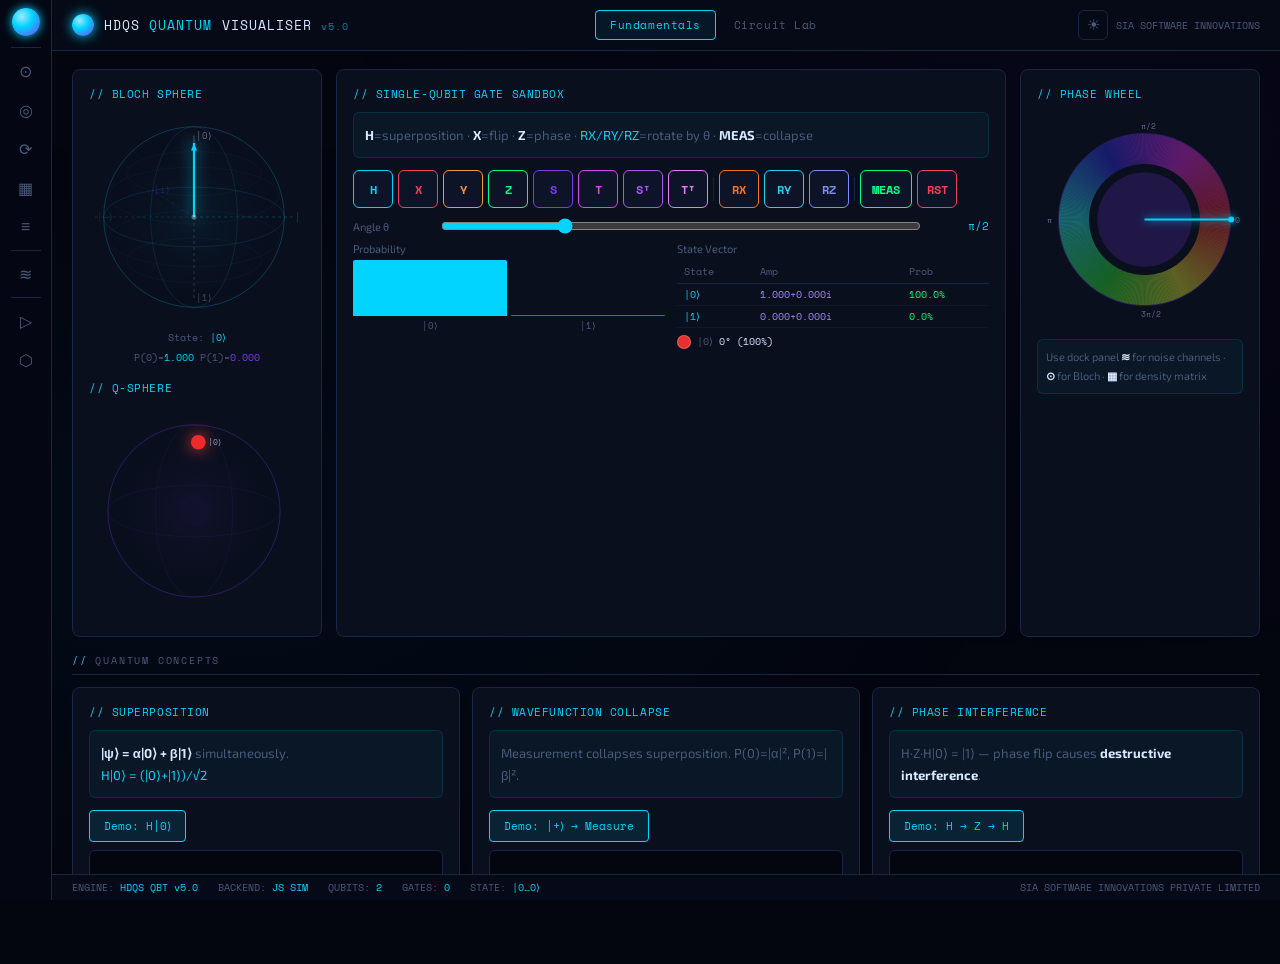
<file: hdqs_v5_1.html>
<!DOCTYPE html>
<html lang="en" data-theme="dark">
<head>
<meta charset="UTF-8">
<meta name="viewport" content="width=device-width,initial-scale=1.0">
<title>HDQS Quantum Visualiser v5.0 — SIA Software Innovations</title>
<link href="https://fonts.googleapis.com/css2?family=Space+Mono:wght@400;700&family=Exo+2:wght@300;400;600;700&display=swap" rel="stylesheet">
<style>
:root,[data-theme="dark"]{
  --bg:#03050f;--bg2:#070b18;--panel:#0a0f1e;--panel2:#0e1428;
  --border:#1a2444;--border2:#243060;
  --cyan:#00d4ff;--violet:#7c3aed;--gold:#ff9d00;
  --magenta:#d946ef;--green:#00ff88;--red:#f43f5e;
  --text:#d8e8ff;--muted:#4a5a7a;--muted2:#2a3555;
  --font-mono:'Space Mono',monospace;--font-body:'Exo 2',sans-serif;
  --gH:#00d4ff;--gX:#f43f5e;--gY:#fb923c;--gZ:#00ff88;
  --gS:#7c3aed;--gT:#d946ef;--gSdag:#a855f7;--gTdag:#e879f9;
  --gRX:#f97316;--gRY:#22d3ee;--gRZ:#818cf8;
  --gCN:#00d4ff;--gCZ:#34d399;--gSW:#fbbf24;--gCCX:#f472b6;
  --gME:#00ff88;--gRS:#f43f5e;
}
/* LIGHT THEME: deep navy blue backgrounds, high-contrast text */
[data-theme="light"]{
  --bg:#0d1b2e;--bg2:#0f2040;--panel:#122547;--panel2:#163060;
  --border:#1e3a6e;--border2:#2a5090;
  --cyan:#38bdf8;--violet:#a78bfa;--gold:#fbbf24;
  --magenta:#f0abfc;--green:#34d399;--red:#f87171;
  --text:#e8f4ff;--muted:#7aadcc;--muted2:#3a6a9a;
  --gH:#38bdf8;--gX:#f87171;--gY:#fb923c;--gZ:#34d399;
  --gS:#a78bfa;--gT:#f0abfc;--gSdag:#c084fc;--gTdag:#e879f9;
  --gRX:#f97316;--gRY:#22d3ee;--gRZ:#818cf8;
  --gCN:#38bdf8;--gCZ:#6ee7b7;--gSW:#fcd34d;--gCCX:#f9a8d4;
  --gME:#34d399;--gRS:#f87171;
}
[data-theme="light"] body::before{content:'';position:fixed;inset:0;pointer-events:none;z-index:0;
  background:radial-gradient(ellipse at 20% 50%,rgba(56,189,248,.06) 0%,transparent 55%),
             radial-gradient(ellipse at 80% 20%,rgba(167,139,250,.05) 0%,transparent 50%);}
[data-theme="light"] .cbox{background:rgba(56,189,248,.07);border-color:rgba(56,189,248,.2);}
[data-theme="light"] .float-panel{background:rgba(13,27,46,.97);box-shadow:0 8px 32px rgba(0,0,0,.6);}
[data-theme="light"] .overlay{background:rgba(10,20,38,.98);}
[data-theme="light"] .overlay-hdr{background:rgba(13,27,46,.98);}
[data-theme="light"] header{background:rgba(13,27,46,.97);}
[data-theme="light"] .sbar{background:rgba(13,27,46,.97);}
[data-theme="light"] #dock{background:rgba(9,18,34,.99);border-right-color:#1e3a6e;}
[data-theme="light"] select{background:var(--panel2);color:var(--text);border-color:var(--border);}
[data-theme="light"] .btn{background:rgba(255,255,255,.03);color:var(--text);}
*{margin:0;padding:0;box-sizing:border-box;}
body{background:var(--bg);color:var(--text);font-family:var(--font-body);font-size:15px;overflow-x:hidden;transition:background .3s,color .3s;}
[data-theme="dark"] body::before{content:'';position:fixed;inset:0;pointer-events:none;z-index:0;
  background:radial-gradient(ellipse at 15% 60%,rgba(0,212,255,.035) 0%,transparent 55%),
             radial-gradient(ellipse at 85% 15%,rgba(124,58,237,.04) 0%,transparent 50%);}

/* ─ HEADER ─ */
header{display:flex;align-items:center;justify-content:space-between;
  padding:10px 20px 10px 72px;/* left pad for dock */
  background:rgba(7,11,24,.97);border-bottom:1px solid var(--border);
  position:sticky;top:0;z-index:300;backdrop-filter:blur(14px);}
/* light theme overrides now in :root block above */.logo{display:flex;align-items:center;gap:10px;}
.logo-orb{width:22px;height:22px;border-radius:50%;
  background:radial-gradient(circle at 35% 30%,#a0e8ff,var(--cyan) 40%,var(--violet));
  box-shadow:0 0 12px var(--cyan);animation:op 3s ease-in-out infinite;}
@keyframes op{0%,100%{box-shadow:0 0 10px var(--cyan),0 0 20px rgba(0,212,255,.25);}
  50%{box-shadow:0 0 18px var(--cyan),0 0 40px rgba(0,212,255,.4);}}
.logo-text{font-family:var(--font-mono);font-size:13px;letter-spacing:.08em;}
.logo-text em{color:var(--cyan);font-style:normal;}
.nav-tabs{display:flex;gap:3px;}
.nav-tab{font-family:var(--font-mono);font-size:11px;letter-spacing:.05em;
  padding:6px 14px;border-radius:4px;border:1px solid transparent;
  background:transparent;color:var(--muted);cursor:pointer;transition:all .2s;}
.nav-tab:hover{color:var(--text);}
.nav-tab.active{color:var(--cyan);border-color:var(--cyan);background:rgba(0,212,255,.07);}
.header-right{display:flex;align-items:center;gap:8px;}
.sia-tag{font-family:var(--font-mono);font-size:10px;color:var(--muted);}
.theme-btn{width:30px;height:30px;border-radius:6px;border:1px solid var(--border);
  background:transparent;color:var(--muted);cursor:pointer;font-size:15px;
  display:flex;align-items:center;justify-content:center;transition:all .2s;}
.theme-btn:hover{color:var(--cyan);border-color:var(--cyan);}

/* ══════════════════════════════════════════════
   VERTICAL DOCK — left edge, always visible
══════════════════════════════════════════════ */
#dock{position:fixed;left:0;top:0;bottom:0;width:52px;z-index:400;
  background:rgba(5,8,20,.98);border-right:1px solid var(--border);
  display:flex;flex-direction:column;align-items:center;padding:8px 0 8px;
  gap:3px;overflow:hidden;}
.dock-logo{width:28px;height:28px;border-radius:50%;
  background:radial-gradient(circle at 35% 30%,#a0e8ff,var(--cyan) 40%,var(--violet));
  box-shadow:0 0 10px var(--cyan);margin-bottom:6px;flex-shrink:0;}
.dock-sep{width:30px;height:1px;background:var(--border);margin:2px 0;flex-shrink:0;}
.dock-btn{width:36px;height:36px;border-radius:7px;border:1px solid transparent;
  background:transparent;color:var(--muted);cursor:pointer;
  font-size:16px;display:flex;align-items:center;justify-content:center;
  transition:all .2s;user-select:none;position:relative;flex-shrink:0;}
.dock-btn:hover{color:var(--cyan);border-color:rgba(0,212,255,.4);background:rgba(0,212,255,.08);}
.dock-btn.active{color:var(--cyan);border-color:var(--cyan);background:rgba(0,212,255,.12);}
/* Tooltip on dock buttons */
.dock-btn::after{content:attr(data-tip);position:absolute;left:46px;top:50%;transform:translateY(-50%);
  background:var(--panel);border:1px solid var(--border);border-radius:4px;
  font-family:var(--font-mono);font-size:10px;color:var(--text);
  padding:3px 8px;white-space:nowrap;pointer-events:none;opacity:0;transition:opacity .15s;z-index:500;}
.dock-btn:hover::after{opacity:1;}

/* ─ MAIN BODY ─ */
.app-body{margin-left:52px;padding:18px 20px 65px;position:relative;z-index:1;
  min-height:calc(100vh - 48px - 32px);}

/* ─ PAGES ─ */
.page{display:none;}.page.active{display:block;}

/* ─ CARDS ─ */
.card{background:var(--panel);border:1px solid var(--border);border-radius:8px;padding:16px;}
.ct{font-family:var(--font-mono);font-size:11px;color:var(--cyan);letter-spacing:.05em;margin-bottom:10px;}
.sec-hd{font-family:var(--font-mono);font-size:10px;letter-spacing:.18em;color:var(--muted);
  text-transform:uppercase;margin-bottom:12px;padding-bottom:6px;border-bottom:1px solid var(--border);}
.sec-hd em{color:var(--cyan);font-style:normal;}

/* ─ GRID ─ */
.g2{display:grid;grid-template-columns:1fr 1fr;gap:12px;}
.g3{display:grid;grid-template-columns:1fr 1fr 1fr;gap:12px;}
.col{display:flex;flex-direction:column;gap:12px;}

/* ─ BTNS ─ */
.btn{font-family:var(--font-mono);font-size:11px;padding:7px 14px;
  border-radius:4px;border:1px solid var(--border);
  background:rgba(255,255,255,.03);color:var(--text);cursor:pointer;transition:all .15s;}
.btn:hover{border-color:var(--cyan);color:var(--cyan);background:rgba(0,212,255,.06);}
.btn.pri{border-color:var(--cyan);color:var(--cyan);background:rgba(0,212,255,.1);}
.btn.pri:hover{background:rgba(0,212,255,.2);}
.btn.suc{border-color:var(--green);color:var(--green);background:rgba(0,255,136,.07);}
.btn.warn{border-color:var(--gold);color:var(--gold);background:rgba(255,157,0,.07);}
.btn.danger{border-color:var(--red);color:var(--red);}
.btn-flash{animation:flash .4s ease;}
@keyframes flash{0%,100%{background:rgba(0,212,255,.1);}50%{background:rgba(0,212,255,.38);}}

/* ─ GATE BUTTONS (palette) ─ */
.gb{font-family:var(--font-mono);font-size:12px;font-weight:700;
  min-width:40px;height:38px;border-radius:6px;border:1px solid;
  background:var(--panel2);cursor:grab;transition:all .15s;
  display:inline-flex;align-items:center;justify-content:center;
  user-select:none;padding:0 6px;}
.gb:hover{transform:translateY(-2px);filter:brightness(1.35);}
.gb.dragging-src{opacity:.5;transform:scale(.95);}
.gb[draggable="true"]{cursor:grab;}
.gH{border-color:var(--gH);color:var(--gH);}
.gX{border-color:var(--gX);color:var(--gX);}
.gY{border-color:var(--gY);color:var(--gY);}
.gZ{border-color:var(--gZ);color:var(--gZ);}
.gS{border-color:var(--gS);color:var(--gS);}
.gT{border-color:var(--gT);color:var(--gT);}
.gSdag{border-color:var(--gSdag);color:var(--gSdag);}
.gTdag{border-color:var(--gTdag);color:var(--gTdag);}
.gRX{border-color:var(--gRX);color:var(--gRX);}
.gRY{border-color:var(--gRY);color:var(--gRY);}
.gRZ{border-color:var(--gRZ);color:var(--gRZ);}
.gCN{border-color:var(--gCN);color:var(--gCN);}
.gCZ{border-color:var(--gCZ);color:var(--gCZ);}
.gSW{border-color:var(--gSW);color:var(--gSW);}
.gCCX{border-color:var(--gCCX);color:var(--gCCX);}
.gME{border-color:var(--gME);color:var(--gME);}
.gRS{border-color:var(--gRS);color:var(--gRS);}

/* ─ CIRCUIT WIRES ─ */
#circ-wires{background:var(--bg2);border:1px solid var(--border);border-radius:8px;
  padding:16px 12px;min-height:100px;overflow-x:auto;}
.wire-row{display:flex;align-items:center;height:52px;margin-bottom:4px;position:relative;}
.wire-label{font-family:var(--font-mono);font-size:12px;width:32px;flex-shrink:0;font-weight:700;}
.wire-line{flex:1;height:2px;background:var(--border);position:relative;display:flex;align-items:center;
  min-height:52px;border-radius:2px;}
.wire-line.drag-over{background:rgba(0,212,255,.15);border:1px dashed var(--cyan);border-radius:4px;}
.wire-end{font-family:var(--font-mono);font-size:10px;color:var(--muted);width:28px;text-align:right;flex-shrink:0;}
/* Gate chips on wires */
.gate-chip{font-family:var(--font-mono);font-size:12px;font-weight:700;
  height:36px;min-width:36px;padding:0 8px;border-radius:5px;
  border:2px solid;background:var(--panel);
  display:inline-flex;align-items:center;justify-content:center;
  cursor:pointer;white-space:nowrap;position:relative;z-index:2;
  transition:all .15s;flex-shrink:0;margin:0 3px;}
.gate-chip:hover{filter:brightness(1.3);}
.gate-chip.step-active{box-shadow:0 0 12px currentColor;}
.gate-chip.ctrl-dot{font-size:18px;min-width:28px;padding:0 4px;}
/* Step track */
.step-track{display:flex;gap:5px;flex-wrap:wrap;margin-bottom:10px;}
.step-pill{font-family:var(--font-mono);font-size:10px;
  padding:3px 8px;border-radius:10px;border:1px solid var(--border);color:var(--muted);}
.step-pill.done{border-color:var(--green);color:var(--green);}
.step-pill.current{border-color:var(--cyan);color:var(--cyan);box-shadow:0 0 6px rgba(0,212,255,.3);}

/* ─ TOOLBAR ─ */
.tb{display:flex;gap:5px;align-items:center;flex-wrap:wrap;margin-bottom:10px;}
.tsep{width:1px;height:24px;background:var(--border);}
select{font-family:var(--font-mono);font-size:11px;
  background:var(--panel2);color:var(--text);
  border:1px solid var(--border);border-radius:4px;padding:5px 8px;cursor:pointer;outline:none;}
select:focus{border-color:var(--cyan);}
.slider{width:100%;accent-color:var(--cyan);cursor:pointer;}
.cr{display:grid;grid-template-columns:80px 1fr 60px;gap:8px;align-items:center;margin-bottom:8px;}
.cl{font-size:11px;color:var(--muted);}
.cv{font-family:var(--font-mono);font-size:11px;color:var(--cyan);text-align:right;}

/* ─ CONCEPT BOX ─ */
.cbox{background:rgba(0,212,255,.04);border:1px solid rgba(0,212,255,.12);
  border-radius:6px;padding:11px;margin-bottom:12px;font-size:13px;line-height:1.7;color:var(--muted);}

.cbox strong{color:var(--text);}.cbox .hl{color:var(--cyan);}

/* ─ HISTOGRAM — horizontal bars, all states, scrollable ─ */
.hist-wrap{max-height:280px;overflow-y:auto;overflow-x:hidden;}
.hist-row{display:flex;align-items:center;gap:6px;padding:2px 0;border-bottom:1px solid rgba(255,255,255,.03);}
.hist-lbl{font-family:var(--font-mono);font-size:9px;color:var(--cyan);width:88px;flex-shrink:0;text-align:right;white-space:nowrap;overflow:hidden;}
.hist-bar-track{flex:1;height:14px;background:var(--panel2);border-radius:3px;overflow:hidden;}
.hist-bar-fill{height:100%;border-radius:3px;transition:width .35s ease;}
.hist-pct{font-family:var(--font-mono);font-size:9px;color:var(--muted);width:40px;text-align:right;flex-shrink:0;}
/* Legacy vertical histogram kept for demos (small n) */
.hw{display:flex;align-items:flex-end;gap:3px;height:68px;}
.hb{border-radius:2px 2px 0 0;flex:1;min-width:5px;transition:height .35s ease;}
.hlb{display:flex;gap:3px;margin-top:3px;}
.hll{flex:1;font-family:var(--font-mono);font-size:9px;color:var(--muted);text-align:center;overflow:hidden;}

/* ─ STATE TABLE ─ */
.svt{width:100%;border-collapse:collapse;font-family:var(--font-mono);font-size:11px;}
.svt th{color:var(--muted);font-weight:400;padding:4px 7px;border-bottom:1px solid var(--border);text-align:left;}
.svt td{padding:3px 7px;border-bottom:1px solid rgba(26,36,68,.4);}
.svt tr:hover td{background:rgba(0,212,255,.03);}
.tds{color:var(--cyan);}.tda{color:#a78bfa;}.tdp{color:var(--green);}
.rbox{background:var(--bg);border:1px solid var(--border);border-radius:6px;
  padding:11px;font-family:var(--font-mono);font-size:11px;
  line-height:1.9;color:var(--green);min-height:44px;white-space:pre-wrap;}

/* ─ DENSITY MATRIX ─ */
.dmg{display:inline-flex;flex-direction:column;gap:3px;}
.dmr{display:flex;gap:3px;}
.dmc{width:28px;height:28px;border-radius:3px;
  display:flex;align-items:center;justify-content:center;
  font-family:var(--font-mono);font-size:8px;cursor:default;}
.dm-note{font-family:var(--font-mono);font-size:10px;color:var(--muted);padding:6px 0;}

/* ─ PHASE WHEEL ─ */
.phase-amp-row{display:flex;align-items:center;gap:6px;margin-bottom:4px;}
.phase-swatch{width:14px;height:14px;border-radius:50%;border:1px solid rgba(255,255,255,.2);}

/* ─ CHUNK CUBE ─ */
.chk{background:var(--panel2);border:1px solid;border-radius:8px;padding:12px;
  position:relative;overflow:hidden;}
.chk::before{content:'';position:absolute;inset:0;border-radius:8px;
  background:radial-gradient(circle at 50% 0%,rgba(var(--cr),.07) 0%,transparent 60%);
  pointer-events:none;}
.chk-top{display:flex;align-items:center;gap:8px;margin-bottom:8px;}
.chk-name{font-family:var(--font-mono);font-size:12px;font-weight:700;}
.chk-q{font-family:var(--font-mono);font-size:10px;color:var(--muted);}
.hqb{display:inline-flex;align-items:center;gap:4px;font-family:var(--font-mono);font-size:10px;
  padding:2px 8px;border-radius:10px;border:1px solid;}
.hqr{border-color:var(--cyan);color:var(--cyan);background:rgba(0,212,255,.07);}
.hqa{border-color:var(--green);color:var(--green);background:rgba(0,255,136,.07);}
.hqm{border-color:var(--gold);color:var(--gold);background:rgba(255,157,0,.07);}
.hqd{width:5px;height:5px;border-radius:50%;background:currentColor;animation:hd 2s infinite;}
@keyframes hd{0%,100%{opacity:.4;}50%{opacity:1;}}
.xgr{display:flex;gap:7px;align-items:center;flex-wrap:wrap;
  padding:10px;background:rgba(0,212,255,.03);
  border:1px solid rgba(0,212,255,.1);border-radius:6px;margin-bottom:10px;}

/* ─ STATUS BAR ─ */
.sbar{position:fixed;bottom:0;left:52px;right:0;z-index:200;
  background:rgba(7,11,24,.97);border-top:1px solid var(--border);
  padding:5px 20px;display:flex;gap:20px;
  font-family:var(--font-mono);font-size:10px;color:var(--muted);}
.sbar span{color:var(--cyan);}

/* ─ SHOT SIMULATOR ─ */
.shot-row{display:flex;align-items:center;gap:8px;}
.shot-label{font-family:var(--font-mono);font-size:10px;color:var(--cyan);width:36px;flex-shrink:0;}
.shot-track{flex:1;height:14px;background:var(--panel2);border-radius:3px;overflow:hidden;}
.shot-fill{height:100%;border-radius:3px;transition:width .1s ease;}
.shot-pct{font-family:var(--font-mono);font-size:10px;color:var(--muted);width:56px;text-align:right;}

/* ══════════════════════════════════════════════
   FLOATING PANELS — draggable, closable
══════════════════════════════════════════════ */
.float-panel{position:fixed;z-index:500;background:rgba(8,12,28,.97);
  border:1px solid var(--border2);border-radius:10px;padding:12px;
  backdrop-filter:blur(18px);box-shadow:0 10px 40px rgba(0,0,0,.6);
  display:none;min-width:200px;}

.float-panel.visible{display:block;}
.float-hdr{display:flex;align-items:center;justify-content:space-between;
  margin-bottom:10px;cursor:move;user-select:none;}
.float-title{font-family:var(--font-mono);font-size:10px;color:var(--cyan);letter-spacing:.06em;}
.float-close{background:none;border:none;color:var(--muted);cursor:pointer;font-size:14px;line-height:1;padding:2px;}
.float-close:hover{color:var(--red);}

/* ══════════════════════════════════════════════
   FULL-SCREEN OVERLAY — Demos & vQRAM
══════════════════════════════════════════════ */
.overlay{position:fixed;inset:0;left:52px;z-index:600;
  background:rgba(3,5,15,.97);backdrop-filter:blur(4px);
  display:none;flex-direction:column;overflow:hidden;}
.overlay.visible{display:flex;}
.overlay-hdr{display:flex;align-items:center;justify-content:space-between;
  padding:12px 20px;border-bottom:1px solid var(--border);flex-shrink:0;
  background:rgba(7,11,24,.95);}
.overlay-title{font-family:var(--font-mono);font-size:13px;color:var(--cyan);letter-spacing:.06em;}
.overlay-close{background:none;border:1px solid var(--border);border-radius:6px;
  color:var(--muted);cursor:pointer;font-size:13px;padding:5px 12px;
  font-family:var(--font-mono);transition:all .2s;}
.overlay-close:hover{color:var(--red);border-color:var(--red);}
.overlay-body{flex:1;overflow-y:auto;padding:20px;}

/* Demo layout inside overlay */
.demo-select-row{display:flex;gap:10px;align-items:center;margin-bottom:18px;flex-wrap:wrap;}
.demo-selector{flex:1;min-width:220px;font-size:12px;padding:8px 10px;}
#demo-panel{animation:fi .25s ease both;}

/* vQRAM inside overlay — 2 col layout */
.vqram-layout{display:grid;grid-template-columns:340px 1fr;gap:20px;}

/* ─ NOISE PANEL ─ */
#panel-noise{min-width:240px;}

/* ─ SCROLLBAR ─ */
::-webkit-scrollbar{width:5px;height:5px;}
::-webkit-scrollbar-track{background:var(--panel);}
::-webkit-scrollbar-thumb{background:var(--border);border-radius:3px;}

/* ─ ANIMATIONS ─ */
@keyframes fi{from{opacity:0;transform:translateY(5px);}to{opacity:1;transform:none;}}
.fi{animation:fi .3s ease both;}

/* ─ ANGLE INPUT ─ */
.angle-input{font-family:var(--font-mono);font-size:11px;width:60px;
  background:var(--panel2);color:var(--text);border:1px solid var(--border);
  border-radius:4px;padding:4px 6px;outline:none;text-align:center;}
.angle-input:focus{border-color:var(--cyan);}
/* Selected gate chip for angle editing */
.gate-chip.selected{outline:2px solid var(--gold);outline-offset:1px;box-shadow:0 0 10px rgba(251,191,36,.4);}


#drag-ghost{position:fixed;pointer-events:none;z-index:9999;
  font-family:var(--font-mono);font-size:13px;font-weight:700;
  padding:5px 10px;border-radius:6px;border:2px solid;
  background:var(--panel2);opacity:.85;display:none;}
</style>
</head>
<body>

<!-- DRAG GHOST -->
<div id="drag-ghost"></div>

<!-- ══════════════════════════════════════════
     VERTICAL DOCK
══════════════════════════════════════════ -->
<div id="dock">
  <div class="dock-logo"></div>
  <div class="dock-sep"></div>
  <!-- Visualisation panels -->
  <button class="dock-btn" id="dock-bloch" onclick="togglePanel('panel-bloch')" data-tip="Bloch Sphere">⊙</button>
  <button class="dock-btn" id="dock-qsphere" onclick="togglePanel('panel-qsphere')" data-tip="Q-Sphere">◎</button>
  <button class="dock-btn" id="dock-phase" onclick="togglePanel('panel-phase')" data-tip="Phase Wheel">⟳</button>
  <button class="dock-btn" id="dock-dm" onclick="togglePanel('panel-dm')" data-tip="Density Matrix">▦</button>
  <button class="dock-btn" id="dock-sv" onclick="togglePanel('panel-sv')" data-tip="State Vector">≡</button>
  <div class="dock-sep"></div>
  <!-- Noise -->
  <button class="dock-btn" id="dock-noise" onclick="togglePanel('panel-noise')" data-tip="Noise Channels">≋</button>
  <div class="dock-sep"></div>
  <!-- Full-screen overlays -->
  <button class="dock-btn" id="dock-demos" onclick="toggleOverlay('overlay-demos')" data-tip="Demos">▷</button>
  <button class="dock-btn" id="dock-vqram" onclick="toggleOverlay('overlay-vqram')" data-tip="vQRAM / Chunks">⬡</button>
</div>

<!-- ══════════════════════════════════════════
     FLOATING PANELS
══════════════════════════════════════════ -->
<div class="float-panel" id="panel-bloch" style="left:70px;top:80px;">
  <div class="float-hdr" onmousedown="dragStart(event,'panel-bloch')">
    <span class="float-title">// BLOCH SPHERE</span>
    <button class="float-close" onclick="togglePanel('panel-bloch')">✕</button>
  </div>
  <canvas id="fp-bloch" width="200" height="200"></canvas>
  <div id="fp-bloch-info" style="font-family:var(--font-mono);font-size:10px;color:var(--muted);text-align:center;line-height:1.9;margin-top:6px;"></div>
</div>

<div class="float-panel" id="panel-qsphere" style="left:70px;top:320px;">
  <div class="float-hdr" onmousedown="dragStart(event,'panel-qsphere')">
    <span class="float-title">// Q-SPHERE</span>
    <button class="float-close" onclick="togglePanel('panel-qsphere')">✕</button>
  </div>
  <canvas id="fp-qsphere" width="200" height="200"></canvas>
  <div id="fp-qsphere-info" style="font-family:var(--font-mono);font-size:10px;color:var(--muted);text-align:center;margin-top:6px;"></div>
</div>

<div class="float-panel" id="panel-phase" style="left:280px;top:80px;">
  <div class="float-hdr" onmousedown="dragStart(event,'panel-phase')">
    <span class="float-title">// PHASE WHEEL</span>
    <button class="float-close" onclick="togglePanel('panel-phase')">✕</button>
  </div>
  <canvas id="fp-phase" width="180" height="180"></canvas>
  <div id="fp-phase-info" style="font-family:var(--font-mono);font-size:10px;color:var(--muted);margin-top:6px;line-height:1.8;"></div>
</div>

<div class="float-panel" id="panel-dm" style="left:280px;top:320px;min-width:220px;">
  <div class="float-hdr" onmousedown="dragStart(event,'panel-dm')">
    <span class="float-title">// DENSITY MATRIX |ρ|</span>
    <button class="float-close" onclick="togglePanel('panel-dm')">✕</button>
  </div>
  <div id="fp-dm" style="display:flex;justify-content:center;padding:4px 0;overflow-x:auto;"></div>
</div>

<div class="float-panel" id="panel-sv" style="left:70px;top:550px;min-width:290px;">
  <div class="float-hdr" onmousedown="dragStart(event,'panel-sv')">
    <span class="float-title">// STATE VECTOR</span>
    <button class="float-close" onclick="togglePanel('panel-sv')">✕</button>
  </div>
  <div style="max-height:220px;overflow-y:auto;">
    <table class="svt"><thead><tr><th>State</th><th>Amplitude</th><th>Phase</th><th>Prob</th></tr></thead>
    <tbody id="fp-sv-body"></tbody></table>
  </div>
</div>

<div class="float-panel" id="panel-noise" style="left:70px;top:160px;min-width:270px;">
  <div class="float-hdr" onmousedown="dragStart(event,'panel-noise')">
    <span class="float-title">// NOISE CHANNELS</span>
    <button class="float-close" onclick="togglePanel('panel-noise')">✕</button>
  </div>
  <div class="cbox" style="font-size:11px;padding:8px;margin-bottom:10px;">Decoherence shrinks the Bloch vector. Apply to single-qubit sandbox or circuit qubits.</div>
  <div style="display:flex;gap:8px;align-items:center;margin-bottom:8px;flex-wrap:wrap;">
    <span style="font-size:11px;color:var(--muted);">Target:</span>
    <select id="noise-target" style="font-size:11px;">
      <option value="q1">Fundamentals Q</option>
    </select>
  </div>
  <div style="display:flex;gap:5px;flex-wrap:wrap;margin-bottom:8px;">
    <button class="btn" style="font-size:10px;border-color:#f87171;color:#f87171;" onclick="applyNoise('bf')">Bit-Flip</button>
    <button class="btn" style="font-size:10px;border-color:#a78bfa;color:#a78bfa;" onclick="applyNoise('pf')">Phase-Flip</button>
    <button class="btn" style="font-size:10px;border-color:var(--gold);color:var(--gold);" onclick="applyNoise('dp')">Depolar</button>
    <button class="btn" style="font-size:10px;border-color:var(--muted);color:var(--muted);" onclick="applyNoise('ad')">Amp.Damp</button>
  </div>
  <div class="cr">
    <span class="cl">p</span>
    <input type="range" class="slider" id="noise-p" min="0" max="100" value="10"
      oninput="document.getElementById('noise-pd').textContent=(this.value/100).toFixed(2)">
    <span class="cv" id="noise-pd">0.10</span>
  </div>
</div>

<!-- ══════════════════════════════════════════
     DEMOS OVERLAY
══════════════════════════════════════════ -->
<div class="overlay" id="overlay-demos">
  <div class="overlay-hdr">
    <span class="overlay-title">⬡ PRESET DEMONSTRATIONS</span>
    <button class="overlay-close" onclick="toggleOverlay('overlay-demos')">✕ CLOSE</button>
  </div>
  <div class="overlay-body">
    <div class="demo-select-row">
      <select class="demo-selector" id="demo-select" onchange="runSelectedDemo()">
        <option value="">— Select a demonstration —</option>
      </select>
      <button class="btn pri" onclick="runSelectedDemo()">▶ RUN</button>
    </div>
    <div id="demo-panel">
      <div style="font-family:var(--font-mono);font-size:13px;color:var(--muted);text-align:center;padding:40px 0;">
        Select a demo from the dropdown above
      </div>
    </div>
  </div>
</div>

<!-- ══════════════════════════════════════════
     vQRAM OVERLAY
══════════════════════════════════════════ -->
<div class="overlay" id="overlay-vqram">
  <div class="overlay-hdr">
    <span class="overlay-title">⬡ HDQS vQRAM / CHUNK ARCHITECTURE</span>
    <button class="overlay-close" onclick="toggleOverlay('overlay-vqram')">✕ CLOSE</button>
  </div>
  <div class="overlay-body">
    <div class="cbox" style="margin-bottom:16px;">
      HDQS decomposes large qubit spaces into <strong>chunk cubes</strong> (max 5Q/5 chunks). <strong>Hyper-qubits</strong> (Router/Accel/Mem) propagate entanglement-influence as wave corridors. Cross-chunk gates run via HQ tunnelling without exponential tensor expansion.
    </div>
    <div class="vqram-layout">
      <!-- Left: controls -->
      <div class="col">
        <div class="card">
          <div class="ct">// HYPER-SYSTEM CONFIG</div>
          <div style="display:grid;grid-template-columns:1fr 1fr;gap:8px;margin-bottom:10px;">
            <div>
              <div style="font-size:11px;color:var(--muted);margin-bottom:4px;">Chunks (1–5)</div>
              <select id="vq-nc" onchange="initVQ()" style="width:100%;">
                <option>1</option><option>2</option><option value="3" selected>3</option><option>4</option><option>5</option>
              </select>
            </div>
            <div>
              <div style="font-size:11px;color:var(--muted);margin-bottom:4px;">Q/Chunk (1–5)</div>
              <select id="vq-qpc" onchange="initVQ()" style="width:100%;">
                <option>1</option><option value="2" selected>2</option><option>3</option><option>4</option><option>5</option>
              </select>
            </div>
          </div>
          <div id="vq-hq-badges" style="display:flex;gap:4px;flex-wrap:wrap;margin-bottom:10px;"></div>

          <div class="ct">// WITHIN-CHUNK OPS</div>
          <div style="display:flex;gap:6px;align-items:center;flex-wrap:wrap;margin-bottom:6px;">
            <span style="font-size:11px;color:var(--muted);">Chunk:</span>
            <select id="vq-tc"><option value="all">All</option></select>
            <span style="font-size:11px;color:var(--muted);">Q:</span>
            <select id="vq-tq"><option value="0">Q0</option></select>
          </div>
          <div class="tb">
            <button class="gb gH" onclick="vqG('H')" style="height:34px;">H</button>
            <button class="gb gX" onclick="vqG('X')" style="height:34px;">X</button>
            <button class="gb gY" onclick="vqG('Y')" style="height:34px;">Y</button>
            <button class="gb gZ" onclick="vqG('Z')" style="height:34px;">Z</button>
            <button class="gb gRY" onclick="vqR('RY')" style="height:34px;">RY</button>
            <div class="tsep"></div>
            <button class="gb gCN" onclick="vqCNOT()" style="height:34px;min-width:52px;font-size:10px;">CNOT</button>
            <div class="tsep"></div>
            <button class="gb gME" onclick="vqMeas()" style="height:34px;min-width:52px;font-size:10px;">MEAS</button>
            <button class="gb gRS" onclick="initVQ()" style="height:34px;">RST</button>
          </div>
          <div class="cr">
            <span class="cl">θ</span>
            <input type="range" class="slider" id="vq-angle" min="0" max="628" value="157"
              oninput="document.getElementById('vq-angle-d').textContent=(this.value/100).toFixed(2)+'r'">
            <span class="cv" id="vq-angle-d">1.57r</span>
          </div>

          <div class="ct" style="margin-top:10px;">// CROSS-CHUNK VIA HQ</div>
          <div class="xgr" style="font-size:11px;">
            <span style="color:var(--muted);">C:</span>
            <select id="xg-cc"><option>0</option></select>
            <span style="color:var(--muted);">Q:</span>
            <select id="xg-cq"><option>0</option></select>
            <span style="color:var(--cyan);">─HQ→</span>
            <select id="xg-tc"><option>1</option></select>
            <span style="color:var(--muted);">Q:</span>
            <select id="xg-tq"><option>0</option></select>
            <button class="btn pri" style="font-size:10px;padding:4px 10px;" onclick="vqXG('CNOT')">CNOT</button>
            <button class="btn warn" style="font-size:10px;padding:4px 10px;" onclick="vqXG('CZ')">CZ</button>
          </div>
          <div id="xgate-log" style="font-family:var(--font-mono);font-size:10px;color:var(--muted);line-height:1.8;"></div>

          <div class="ct" style="margin-top:10px;">// SYSTEM STATUS</div>
          <div id="vq-status" style="font-family:var(--font-mono);font-size:11px;color:var(--muted);line-height:2;"></div>
        </div>
      </div>

      <!-- Right: visualisation -->
      <div class="col">
        <div class="card" style="display:flex;flex-direction:column;align-items:center;gap:8px;">
          <div class="ct" style="align-self:flex-start;margin-bottom:0;">// GLOBAL BLOCH SPHERE</div>
          <div style="font-size:11px;color:var(--muted);align-self:flex-start;">All chunks inside — each chunk = one coloured vector</div>
          <canvas id="vq-bloch" width="300" height="300"></canvas>
          <div id="vq-bloch-legend" style="display:flex;flex-wrap:wrap;gap:6px;justify-content:center;"></div>
          <div id="vq-bloch-info" style="font-family:var(--font-mono);font-size:10px;color:var(--muted);text-align:center;line-height:1.9;"></div>
        </div>
        <div class="card" style="padding:0;overflow:hidden;">
          <div style="padding:12px 12px 4px;">
            <div class="ct" style="margin-bottom:3px;">// HYPER-QUBIT WAVE PROPAGATION</div>
          </div>
          <canvas id="wave-canvas" width="400" height="110" style="display:block;width:100%;"></canvas>
        </div>
        <div class="card">
          <div class="ct">// CHUNK STATE PANELS</div>
          <div id="chunk-grid" style="display:grid;gap:8px;"></div>
        </div>
      </div>
    </div>
  </div>
</div>

<!-- ══════════════════════════════════════════
     HEADER
══════════════════════════════════════════ -->
<header>
  <div class="logo">
    <div class="logo-orb"></div>
    <div class="logo-text">HDQS <em>QUANTUM</em> VISUALISER <em style="font-size:10px;opacity:.6">v5.0</em></div>
  </div>
  <div class="nav-tabs">
    <button class="nav-tab active" onclick="showPage('fundamentals',this)">Fundamentals</button>
    <button class="nav-tab" onclick="showPage('circuit',this)">Circuit Lab</button>
  </div>
  <div class="header-right">
    <button class="theme-btn" onclick="toggleTheme()" id="theme-btn" title="Toggle theme">☀</button>
    <div class="sia-tag">SIA SOFTWARE INNOVATIONS</div>
  </div>
</header>

<!-- ══════════════════════════════════════════
     MAIN BODY
══════════════════════════════════════════ -->
<div class="app-body">

<!-- ═══════ PAGE 1: FUNDAMENTALS ═══════ -->
<div class="page active" id="page-fundamentals">
  <div style="display:grid;grid-template-columns:250px 1fr 240px;gap:14px;margin-bottom:16px;">

    <!-- Bloch + Q-Sphere -->
    <div class="card fi">
      <div class="ct">// BLOCH SPHERE</div>
      <canvas id="bloch-main" width="210" height="210" style="display:block;"></canvas>
      <div id="bloch-main-info" style="font-family:var(--font-mono);font-size:10px;color:var(--muted);text-align:center;line-height:2;margin-top:6px;">
        State: <span id="bm-state" style="color:var(--cyan);">|0⟩</span><br>
        P(0)=<span id="bm-p0" style="color:var(--cyan);">1.000</span> P(1)=<span id="bm-p1" style="color:var(--violet);">0.000</span>
      </div>
      <div class="ct" style="margin-top:12px;">// Q-SPHERE</div>
      <canvas id="qsph-main" width="210" height="210" style="display:block;"></canvas>
      <div id="qsph-main-info" style="font-family:var(--font-mono);font-size:10px;color:var(--muted);text-align:center;margin-top:4px;line-height:1.7;"></div>
    </div>

    <!-- Gate sandbox -->
    <div class="card fi">
      <div class="ct">// SINGLE-QUBIT GATE SANDBOX</div>
      <div class="cbox">
        <strong>H</strong>=superposition · <strong>X</strong>=flip · <strong>Z</strong>=phase ·
        <span class="hl">RX/RY/RZ</span>=rotate by θ · <strong>MEAS</strong>=collapse
      </div>
      <div class="tb">
        <button class="gb gH" onclick="q1Gate('H')">H</button>
        <button class="gb gX" onclick="q1Gate('X')">X</button>
        <button class="gb gY" onclick="q1Gate('Y')">Y</button>
        <button class="gb gZ" onclick="q1Gate('Z')">Z</button>
        <button class="gb gS" onclick="q1Gate('S')">S</button>
        <button class="gb gT" onclick="q1Gate('T')">T</button>
        <button class="gb gSdag" onclick="q1Gate('SDAG')">S†</button>
        <button class="gb gTdag" onclick="q1Gate('TDAG')">T†</button>
        <div class="tsep"></div>
        <button class="gb gRX" onclick="q1Rot('RX')">RX</button>
        <button class="gb gRY" onclick="q1Rot('RY')">RY</button>
        <button class="gb gRZ" onclick="q1Rot('RZ')">RZ</button>
        <div class="tsep"></div>
        <button class="gb gME" onclick="q1Measure()" style="min-width:52px;">MEAS</button>
        <button class="gb gRS" onclick="q1Reset()">RST</button>
      </div>
      <div class="cr">
        <span class="cl">Angle θ</span>
        <input type="range" class="slider" id="q1-angle" min="0" max="628" value="157"
          oninput="angDisp(this.value,'q1-angle-d')">
        <span class="cv" id="q1-angle-d">π/2</span>
      </div>
      <div class="g2" style="margin-top:8px;">
        <div>
          <div style="font-size:11px;color:var(--muted);margin-bottom:5px;">Probability</div>
          <div style="display:flex;align-items:flex-end;gap:4px;height:56px;">
            <div id="qh0" style="flex:1;height:56px;background:var(--cyan);border-radius:2px 2px 0 0;transition:height .3s;"></div>
            <div id="qh1" style="flex:1;height:0px;background:var(--violet);border-radius:2px 2px 0 0;transition:height .3s;"></div>
          </div>
          <div style="display:flex;gap:4px;margin-top:3px;">
            <div class="hll" style="flex:1;">|0⟩</div>
            <div class="hll" style="flex:1;">|1⟩</div>
          </div>
        </div>
        <div>
          <div style="font-size:11px;color:var(--muted);margin-bottom:5px;">State Vector</div>
          <table class="svt" style="font-size:10px;">
            <tr><th>State</th><th>Amp</th><th>Prob</th></tr>
            <tbody id="sv-q1"></tbody>
          </table>
          <div id="q1-phase-info" style="margin-top:6px;"></div>
        </div>
      </div>
    </div>

    <!-- Phase Wheel -->
    <div class="card fi">
      <div class="ct">// PHASE WHEEL</div>
      <canvas id="phase-q1" width="215" height="215" style="display:block;margin:0 auto 12px;"></canvas>
      <div class="cbox" style="font-size:11px;padding:8px;margin-bottom:0;">
        Use dock panel <strong>≋</strong> for noise channels · <strong>⊙</strong> for Bloch · <strong>▦</strong> for density matrix
      </div>
    </div>
  </div>

  <div class="sec-hd"><em>//</em> QUANTUM CONCEPTS</div>
  <div class="g3">
    <div class="card fi">
      <div class="ct">// SUPERPOSITION</div>
      <div class="cbox"><strong>|ψ⟩ = α|0⟩ + β|1⟩</strong> simultaneously.<br><span class="hl">H|0⟩ = (|0⟩+|1⟩)/√2</span></div>
      <button class="btn pri" onclick="demoS()">Demo: H|0⟩</button>
      <div id="res-s" class="rbox" style="margin-top:8px;font-size:11px;min-height:32px;"></div>
    </div>
    <div class="card fi">
      <div class="ct">// WAVEFUNCTION COLLAPSE</div>
      <div class="cbox">Measurement collapses superposition. P(0)=|α|², P(1)=|β|².</div>
      <button class="btn pri" onclick="demoC()">Demo: |+⟩ → Measure</button>
      <div id="res-c" class="rbox" style="margin-top:8px;font-size:11px;min-height:32px;"></div>
    </div>
    <div class="card fi">
      <div class="ct">// PHASE INTERFERENCE</div>
      <div class="cbox">H·Z·H|0⟩ = |1⟩ — phase flip causes <strong>destructive interference</strong>.</div>
      <button class="btn pri" onclick="demoI()">Demo: H → Z → H</button>
      <div id="res-i" class="rbox" style="margin-top:8px;font-size:11px;min-height:32px;"></div>
    </div>
  </div>
</div>

<!-- ═══════ PAGE 2: CIRCUIT LAB ═══════ -->
<div class="page" id="page-circuit">

  <!-- GATE PALETTE — drag-source -->
  <div class="card fi" style="margin-bottom:14px;">
    <div style="display:flex;justify-content:space-between;align-items:center;margin-bottom:10px;flex-wrap:wrap;gap:8px;">
      <div class="ct" style="margin-bottom:0;">// GATE PALETTE — drag gates onto qubit wires</div>
      <div style="display:flex;gap:6px;align-items:center;flex-wrap:wrap;">
        <span style="font-size:11px;color:var(--muted);">Qubits:</span>
        <select id="circ-nq" onchange="circChangeQubits()">
          <option value="1">1</option><option value="2" selected>2</option>
          <option value="3">3</option><option value="4">4</option>
          <option value="5">5</option><option value="6">6</option>
          <option value="7">7</option><option value="8">8</option>
          <option value="9">9</option><option value="10">10</option>
        </select>
        <button class="btn pri" id="run-btn" onclick="runFull()">▶ RUN</button>
        <button class="btn suc" onclick="circStep()" id="step-btn">STEP</button>
        <button class="btn" onclick="circUndo()">↩ UNDO</button>
        <button class="btn danger" onclick="clearCirc()">CLEAR</button>
        <button class="btn" onclick="togglePanel('panel-dm')" title="Show Density Matrix">▦ DM</button>
        <button class="btn" onclick="exportPDF()" title="Export circuit report to PDF" style="border-color:var(--gold);color:var(--gold);">⬇ PDF</button>
      </div>
    </div>

    <!-- θ for rotation gates + selected gate editor -->
    <div style="display:flex;gap:12px;align-items:center;margin-bottom:8px;flex-wrap:wrap;">
      <span style="font-size:11px;color:var(--muted);">Rotation θ:</span>
      <input type="range" class="slider" id="circ-angle" min="0" max="628" value="157" style="width:140px;"
        oninput="syncAngleFromSlider()">
      <input type="number" class="angle-input" id="circ-angle-num" min="0" max="6.28" step="0.01" value="1.57"
        oninput="syncAngleFromNum()" title="Type angle in radians">
      <span class="cv" id="circ-angle-d">1.57r</span>
    </div>
    <div id="selected-gate-row" style="display:none;background:rgba(251,191,36,.08);border:1px solid rgba(251,191,36,.3);border-radius:6px;padding:8px;margin-bottom:8px;font-family:var(--font-mono);font-size:11px;">
      <span style="color:var(--gold);">● Selected: </span><span id="selected-gate-info" style="color:var(--text);"></span>
      <button class="btn warn" style="font-size:10px;padding:3px 10px;margin-left:10px;" onclick="updateSelectedGateAngle()">Update θ</button>
      <button class="btn" style="font-size:10px;padding:3px 10px;" onclick="deselectGate()">Deselect</button>
    </div>
    <!-- ctrl/ctrl2 selects for multi-qubit gates -->
    <div style="display:flex;gap:10px;align-items:center;flex-wrap:wrap;margin-bottom:10px;">
      <span style="font-size:11px;color:var(--muted);">Control Q:</span>
      <select id="circ-cq"><option value="">None</option></select>
      <span style="font-size:11px;color:var(--muted);">Ctrl2 Q (CCX):</span>
      <select id="circ-cq2"><option value="">None</option></select>
    </div>

    <!-- All gate buttons as drag sources -->
    <div class="tb">
      <button class="gb gH" draggable="true" data-gate="H" title="H — Hadamard: superposition">H</button>
      <button class="gb gX" draggable="true" data-gate="X" title="X — Pauli-X: bit flip">X</button>
      <button class="gb gY" draggable="true" data-gate="Y" title="Y — Pauli-Y: bit+phase flip">Y</button>
      <button class="gb gZ" draggable="true" data-gate="Z" title="Z — Pauli-Z: phase flip">Z</button>
      <button class="gb gS" draggable="true" data-gate="S" title="S — phase π/2">S</button>
      <button class="gb gT" draggable="true" data-gate="T" title="T — phase π/4">T</button>
      <button class="gb gSdag" draggable="true" data-gate="SDAG" title="S† — phase -π/2" style="min-width:44px;">S†</button>
      <button class="gb gTdag" draggable="true" data-gate="TDAG" title="T† — phase -π/4" style="min-width:44px;">T†</button>
      <div class="tsep"></div>
      <button class="gb gRX" draggable="true" data-gate="RX" title="RX(θ) — rotate around X">RX</button>
      <button class="gb gRY" draggable="true" data-gate="RY" title="RY(θ) — rotate around Y">RY</button>
      <button class="gb gRZ" draggable="true" data-gate="RZ" title="RZ(θ) — rotate around Z">RZ</button>
      <div class="tsep"></div>
      <button class="gb gCN" draggable="true" data-gate="CNOT" title="CNOT — needs Control Q" style="min-width:52px;">CNOT</button>
      <button class="gb gCZ" draggable="true" data-gate="CZ" title="CZ — controlled-Z">CZ</button>
      <button class="gb gSW" draggable="true" data-gate="SWAP" title="SWAP — needs Control Q" style="min-width:52px;">SWAP</button>
      <button class="gb gCCX" draggable="true" data-gate="CCX" title="CCX Toffoli — needs Control + Ctrl2">CCX</button>
      <div class="tsep"></div>
      <button class="gb gME" draggable="true" data-gate="MEAS" title="Measure" style="min-width:52px;">MEAS</button>
    </div>
  </div>

  <!-- CIRCUIT DIAGRAM -->
  <div class="card fi" style="margin-bottom:14px;">
    <div class="ct">// CIRCUIT DIAGRAM — drop gates here, click chips to remove</div>
    <div id="step-track" class="step-track" style="display:none;"></div>
    <div id="circ-wires"></div>
  </div>

  <!-- OUTPUT: Histogram + Bloch side by side -->
  <div style="display:grid;grid-template-columns:1fr 210px;gap:14px;margin-bottom:14px;">
    <div class="card fi">
      <div style="display:flex;justify-content:space-between;align-items:center;margin-bottom:8px;">
        <div class="ct" style="margin-bottom:0;">// PROBABILITY HISTOGRAM</div>
        <span id="circ-hist-note" style="font-family:var(--font-mono);font-size:10px;color:var(--muted);"></span>
      </div>
      <div id="circ-hist" class="hist-wrap" style="min-height:60px;"></div>
    </div>
    <div class="card fi">
      <div class="ct">// GLOBAL BLOCH — ALL QUBITS</div>
      <canvas id="bloch-circ" width="185" height="185" style="display:block;margin:0 auto;"></canvas>
      <div id="bloch-circ-legend" style="display:flex;flex-wrap:wrap;gap:4px;justify-content:center;margin-top:4px;"></div>
      <div id="bc-info" style="font-family:var(--font-mono);font-size:10px;color:var(--muted);text-align:center;line-height:1.9;margin-top:4px;max-height:80px;overflow-y:auto;"></div>
    </div>
  </div>

  <!-- Shot simulator -->
  <div class="card fi">
    <div style="display:flex;justify-content:space-between;align-items:center;margin-bottom:8px;">
      <div class="ct" style="margin-bottom:0;">// SHOT SIMULATOR</div>
      <div style="display:flex;gap:6px;align-items:center;">
        <span style="font-size:11px;color:var(--muted);">Shots:</span>
        <select id="shot-count">
          <option value="10">10</option><option value="50">50</option>
          <option value="100" selected>100</option><option value="500">500</option><option value="1000">1000</option>
        </select>
        <button class="btn pri" onclick="runShots()">▶ SIMULATE</button>
      </div>
    </div>
    <div id="shot-bars" style="display:flex;flex-direction:column;gap:4px;margin-top:4px;"></div>
    <div id="shot-total" style="font-family:var(--font-mono);font-size:10px;color:var(--muted);margin-top:6px;"></div>
  </div>

</div><!-- end circuit page -->

</div><!-- end .app-body -->

<div class="sbar">
  <div>ENGINE: <span>HDQS QBT v5.0</span></div>
  <div>BACKEND: <span>JS SIM</span></div>
  <div>QUBITS: <span id="sb-q">1</span></div>
  <div>GATES: <span id="sb-g">0</span></div>
  <div>STATE: <span id="sb-st">|0⟩</span></div>
  <div style="margin-left:auto;">SIA SOFTWARE INNOVATIONS PRIVATE LIMITED</div>
</div>

<!-- ══════════════════════════════════════════
     JAVASCRIPT ENGINE
══════════════════════════════════════════ -->
<script>
'use strict';
// ─ COMPLEX MATH ─
const Cx={
  add:(a,b)=>[a[0]+b[0],a[1]+b[1]],
  mul:(a,b)=>[a[0]*b[0]-a[1]*b[1],a[0]*b[1]+a[1]*b[0]],
  scale:(a,s)=>[a[0]*s,a[1]*s],
  conj:(a)=>[a[0],-a[1]],
  abs2:(a)=>a[0]*a[0]+a[1]*a[1],
  abs:(a)=>Math.sqrt(a[0]*a[0]+a[1]*a[1]),
  ei:(t)=>[Math.cos(t),Math.sin(t)],
  phase:(a)=>Math.atan2(a[1],a[0])
};
function mMul(A,B,d){const R=new Array(d*d);for(let i=0;i<d;i++)for(let j=0;j<d;j++){let s=[0,0];for(let k=0;k<d;k++)s=Cx.add(s,Cx.mul(A[i*d+k],B[k*d+j]));R[i*d+j]=s;}return R;}
function mVec(A,v,d){return Array.from({length:d},(_,i)=>v.reduce((s,x,j)=>Cx.add(s,Cx.mul(A[i*d+j],x)),[0,0]));}
function dag(A,d){const R=new Array(d*d);for(let i=0;i<d;i++)for(let j=0;j<d;j++)R[i*d+j]=Cx.conj(A[j*d+i]);return R;}
function mAdd(A,B){return A.map((v,i)=>Cx.add(v,B[i]));}
function mSc(A,s){return A.map(v=>Cx.scale(v,s));}
function eye(d){const I=new Array(d*d).fill(null).map(()=>[0,0]);for(let i=0;i<d;i++)I[i*d+i]=[1,0];return I;}
function outer(v,d){const R=new Array(d*d);for(let i=0;i<d;i++)for(let j=0;j<d;j++)R[i*d+j]=Cx.mul(v[i],Cx.conj(v[j]));return R;}
function trRe(rho,d){let t=0;for(let i=0;i<d;i++)t+=rho[i*d+i][0];return t;}
function diagR(rho,d){return Array.from({length:d},(_,i)=>Math.max(0,rho[i*d+i][0]));}
function renorm(rho,d){const t=trRe(rho,d);if(Math.abs(t)<1e-14)return rho;return rho.map(v=>Cx.scale(v,1/t));}
function applyU(rho,U,d){return renorm(mMul(mMul(U,rho,d),dag(U,d),d),d);}
function kron(A,dA,B,dB){const d=dA*dB,R=new Array(d*d);
  for(let i=0;i<dA;i++)for(let k=0;k<dB;k++)for(let j=0;j<dA;j++)for(let l=0;l<dB;l++)
    R[(i*dB+k)*d+(j*dB+l)]=Cx.mul(A[i*dA+j],B[k*dB+l]);return R;}
const I2=eye(2);

// ─ GATE MATRICES ─
const GM={
  I:eye(2),X:[[0,0],[1,0],[1,0],[0,0]],Y:[[0,0],[0,-1],[0,1],[0,0]],
  Z:[[1,0],[0,0],[0,0],[-1,0]],
  H:[[1/Math.SQRT2,0],[1/Math.SQRT2,0],[1/Math.SQRT2,0],[-1/Math.SQRT2,0]],
  S:[[1,0],[0,0],[0,0],[0,1]],T:[[1,0],[0,0],[0,0],[1/Math.SQRT2,1/Math.SQRT2]],
  SDAG:[[1,0],[0,0],[0,0],[0,-1]],TDAG:[[1,0],[0,0],[0,0],[1/Math.SQRT2,-1/Math.SQRT2]],
};
function rotX(t){const c=Math.cos(t/2),s=Math.sin(t/2);return[[c,0],[0,s],[0,-s],[c,0]];}
function rotY(t){const c=Math.cos(t/2),s=Math.sin(t/2);return[[c,0],[-s,0],[s,0],[c,0]];}
function rotZ(t){return[Cx.ei(-t/2),[0,0],[0,0],Cx.ei(t/2)];}

function buildSG(U,q,n){
  if(n===1)return{mat:U,d:2};
  let ops=Array.from({length:n},(_,i)=>i===q?U:I2);
  let res=ops[0],d=2;
  for(let i=1;i<n;i++){res=kron(res,d,ops[i],2);d*=2;}
  return{mat:res,d};
}
function buildCNOT(ctrl,tgt,n){
  const d=1<<n,U=eye(d);
  for(let i=0;i<d;i++){const b=i.toString(2).padStart(n,'0').split('').map(Number);
    if(b[ctrl]===1){const f=[...b];f[tgt]=1-f[tgt];const j=parseInt(f.join(''),2);
      U[i*d+i]=[0,0];U[j*d+j]=[0,0];U[i*d+j]=[1,0];U[j*d+i]=[1,0];}}
  return{mat:U,d};
}
function buildCZ(ctrl,tgt,n){
  const d=1<<n,U=eye(d);
  for(let i=0;i<d;i++){const b=i.toString(2).padStart(n,'0').split('').map(Number);
    if(b[ctrl]===1&&b[tgt]===1)U[i*d+i]=[-1,0];}
  return{mat:U,d};
}
function buildSWAP(q1,q2,n){
  const d=1<<n,U=eye(d);
  for(let i=0;i<d;i++){const b=i.toString(2).padStart(n,'0').split('').map(Number);
    if(b[q1]!==b[q2]){const f=[...b];const tmp=f[q1];f[q1]=f[q2];f[q2]=tmp;
      const j=parseInt(f.join(''),2);
      U[i*d+i]=[0,0];U[j*d+j]=[0,0];U[i*d+j]=[1,0];U[j*d+i]=[1,0];}}
  return{mat:U,d};
}
function buildCCX(c1,c2,tgt,n){
  const d=1<<n,U=eye(d);
  for(let i=0;i<d;i++){const b=i.toString(2).padStart(n,'0').split('').map(Number);
    if(b[c1]===1&&b[c2]===1){const f=[...b];f[tgt]=1-f[tgt];const j=parseInt(f.join(''),2);
      U[i*d+i]=[0,0];U[j*d+j]=[0,0];U[i*d+j]=[1,0];U[j*d+i]=[1,0];}}
  return{mat:U,d};
}
function ptrace1(rho,q,n){
  const d=1<<n;
  function buildIdx(qv,ev){const bits=[];let eb=ev;
    for(let ii=n-1;ii>=0;ii--){if(ii===q)bits.unshift(qv);else{bits.unshift(eb&1);eb>>=1;}}
    return parseInt(bits.join(''),2);}
  const out=Array(4).fill(null).map(()=>[0,0]);const envD=d>>1;
  for(let a=0;a<2;a++) for(let b=0;b<2;b++){let s=[0,0];
    for(let e=0;e<envD;e++) s=Cx.add(s,rho[buildIdx(a,e)*d+buildIdx(b,e)]);out[a*2+b]=s;}
  return out;
}
function ptrace1SV(sv,q,n){
  const d=1<<n;
  function buildIdx(qv,ev){const bits=[];let eb=ev;
    for(let ii=n-1;ii>=0;ii--){if(ii===q)bits.unshift(qv);else{bits.unshift(eb&1);eb>>=1;}}
    return parseInt(bits.join(''),2);}
  const out=Array(4).fill(null).map(()=>[0,0]);const envD=d>>1;
  for(let a=0;a<2;a++) for(let b=0;b<2;b++){let s=[0,0];
    for(let e=0;e<envD;e++){const ia=buildIdx(a,e),ib=buildIdx(b,e);
      s=Cx.add(s,Cx.mul(sv[ia],Cx.conj(sv[ib])));} out[a*2+b]=s;}
  return out;
}
function blochVec(rho1){
  function tr2(B){let s=[0,0];for(let i=0;i<2;i++)for(let k=0;k<2;k++)s=Cx.add(s,Cx.mul(rho1[i*2+k],B[k*2+i]));return s[0];}
  return{x:tr2([[0,0],[1,0],[1,0],[0,0]]),y:tr2([[0,0],[0,-1],[0,1],[0,0]]),z:tr2([[1,0],[0,0],[0,0],[-1,0]])};
}
function purityV(rho,d){let s=0;const r2=mMul(rho,rho,d);for(let i=0;i<d;i++)s+=r2[i*d+i][0];return Math.min(1,Math.max(0,s));}
function crossChunkGate(rhoA,rhoB,qA,qB,nA,nB,type){
  const dA=1<<nA,dB=1<<nB,dAB=dA*dB;
  const rhoAB=new Array(dAB*dAB).fill(null).map(()=>[0,0]);
  for(let ia=0;ia<dA;ia++)for(let ib=0;ib<dB;ib++)for(let ja=0;ja<dA;ja++)for(let jb=0;jb<dB;jb++)
    rhoAB[(ia*dB+ib)*dAB+(ja*dB+jb)]=Cx.mul(rhoA[ia*dA+ja],rhoB[ib*dB+jb]);
  const Ug=type==='CNOT'?buildCNOT(qA,nA+qB,nA+nB):buildCZ(qA,nA+qB,nA+nB);
  const rhoAB2=applyU(rhoAB,Ug.mat,dAB);
  const nRhoA=Array(dA*dA).fill(null).map(()=>[0,0]);
  for(let ia=0;ia<dA;ia++)for(let ja=0;ja<dA;ja++){let s=[0,0];
    for(let ib=0;ib<dB;ib++)s=Cx.add(s,rhoAB2[(ia*dB+ib)*dAB+(ja*dB+ib)]);nRhoA[ia*dA+ja]=s;}
  const nRhoB=Array(dB*dB).fill(null).map(()=>[0,0]);
  for(let ib=0;ib<dB;ib++)for(let jb=0;jb<dB;jb++){let s=[0,0];
    for(let ia=0;ia<dA;ia++)s=Cx.add(s,rhoAB2[(ia*dB+ib)*dAB+(ia*dB+jb)]);nRhoB[ib*dB+jb]=s;}
  return{rhoA:renorm(nRhoA,dA),rhoB:renorm(nRhoB,dB)};
}
function hyperPropagate(chunks,src,str=0.15){
  const bvS=blochVec(ptrace1(chunks[src].rho,0,chunks[src].n));
  const ang=str*(Math.abs(bvS.x)+Math.abs(bvS.y)+Math.abs(bvS.z));
  if(ang<1e-6)return;
  [src-1,src+1].forEach(ni=>{if(ni<0||ni>=chunks.length)return;
    const c=chunks[ni];const d=1<<c.n;const Gp=buildSG(rotY(ang*0.28),0,c.n);
    c.rho=applyU(c.rho,Gp.mat,d);c.sv=mVec(Gp.mat,c.sv,d);});
}

// ══ VISUALISERS ══
function drawBloch(id,sz,vectors,colors){
  const cv=document.getElementById(id);if(!cv)return;
  const ctx=cv.getContext('2d'),W=cv.width,H=cv.height;
  ctx.clearRect(0,0,W,H);
  const cx=W/2,cy=H/2,r=sz*0.43;
  const g=ctx.createRadialGradient(cx,cy,r*.1,cx,cy,r);
  g.addColorStop(0,'rgba(0,212,255,0.05)');g.addColorStop(1,'transparent');
  ctx.fillStyle=g;ctx.beginPath();ctx.arc(cx,cy,r,0,6.28);ctx.fill();
  ctx.strokeStyle='rgba(0,212,255,0.22)';ctx.lineWidth=1;ctx.beginPath();ctx.arc(cx,cy,r,0,6.28);ctx.stroke();
  for(let z=-2;z<=2;z++){if(!z)continue;const zn=z/3;const rr=r*Math.sqrt(1-zn*zn);const yy=cy-r*zn*.72;
    ctx.strokeStyle='rgba(0,212,255,0.07)';ctx.lineWidth=.5;ctx.beginPath();ctx.ellipse(cx,yy,rr,rr*.33,0,0,6.28);ctx.stroke();}
  ctx.strokeStyle='rgba(0,212,255,0.14)';ctx.lineWidth=.8;
  ctx.beginPath();ctx.ellipse(cx,cy,r,r*.33,0,0,6.28);ctx.stroke();
  ctx.beginPath();ctx.ellipse(cx,cy,r*.48,r,0,0,6.28);ctx.stroke();
  function proj(x,y,z){return[cx+r*(x-y*.42),cy-r*(z*.82+y*.27)];}
  function ax(x,y,z,lbl,col,dash=true){const[px,py]=proj(x,y,z);
    ctx.save();ctx.strokeStyle=col;ctx.lineWidth=.7;if(dash)ctx.setLineDash([3,3]);
    ctx.beginPath();ctx.moveTo(cx,cy);ctx.lineTo(px,py);ctx.stroke();ctx.setLineDash([]);
    ctx.fillStyle=col;ctx.font="9px 'Space Mono'";ctx.fillText(lbl,px+2,py+3);ctx.restore();}
  ax(1.1,0,0,'|+⟩','rgba(0,212,255,.3)');ax(-1.1,0,0,'|-⟩','rgba(0,212,255,.18)');
  ax(0,0,1.1,'|0⟩','rgba(255,255,255,.38)',false);ax(0,0,-1.1,'|1⟩','rgba(255,255,255,.22)');
  ax(0,1.1,0,'|i⟩','rgba(124,58,237,.28)');
  vectors.forEach((bv,i)=>{
    const col=colors[i]||'#00d4ff';const[px,py]=proj(bv.x,bv.y,bv.z);
    const ang=Math.atan2(py-cy,px-cx);const hs=8;
    ctx.shadowColor=col;ctx.shadowBlur=14;ctx.strokeStyle=col;ctx.lineWidth=2.2;ctx.setLineDash([]);
    ctx.beginPath();ctx.moveTo(cx,cy);ctx.lineTo(px,py);ctx.stroke();
    ctx.fillStyle=col;ctx.shadowBlur=18;
    ctx.beginPath();ctx.moveTo(px,py);
    ctx.lineTo(px-hs*Math.cos(ang-.38),py-hs*Math.sin(ang-.38));
    ctx.lineTo(px-hs*Math.cos(ang+.38),py-hs*Math.sin(ang+.38));
    ctx.closePath();ctx.fill();ctx.shadowBlur=0;
  });
  ctx.fillStyle='rgba(255,255,255,.3)';ctx.beginPath();ctx.arc(cx,cy,2.5,0,6.28);ctx.fill();
}

function phaseToHue(ph){return((ph/(2*Math.PI))*360+360)%360;}
function hslStr(h,s,l,a){return`hsla(${h.toFixed(0)},${s}%,${l}%,${a})`;}

function drawQSphere(id,sv,n,sz){
  const cv=document.getElementById(id);if(!cv)return;
  const ctx=cv.getContext('2d'),W=cv.width,H=cv.height;
  ctx.clearRect(0,0,W,H);
  const cx=W/2,cy=H/2,r=sz*0.41;
  const g=ctx.createRadialGradient(cx,cy,r*.1,cx,cy,r);
  g.addColorStop(0,'rgba(124,58,237,0.07)');g.addColorStop(1,'transparent');
  ctx.fillStyle=g;ctx.beginPath();ctx.arc(cx,cy,r,0,6.28);ctx.fill();
  ctx.strokeStyle='rgba(124,58,237,0.3)';ctx.lineWidth=1;ctx.beginPath();ctx.arc(cx,cy,r,0,6.28);ctx.stroke();
  ctx.strokeStyle='rgba(124,58,237,0.12)';ctx.lineWidth=.7;
  ctx.beginPath();ctx.ellipse(cx,cy,r,r*.3,0,0,6.28);ctx.stroke();
  ctx.beginPath();ctx.ellipse(cx,cy,r*.45,r,0,0,6.28);ctx.stroke();
  function proj(th,ph){const x=Math.sin(th)*Math.cos(ph);const y=Math.sin(th)*Math.sin(ph);const z=Math.cos(th);
    return[cx+r*(x-y*.35),cy-r*(z*.8+y*.25)];}
  const d=1<<n;
  const levels=Array.from({length:n+1},()=>[]);
  for(let i=0;i<d;i++){const k=i.toString(2).split('').filter(b=>b==='1').length;levels[k].push(i);}
  for(let k=0;k<=n;k++){
    const theta=k===0?0.05:k===n?Math.PI-0.05:k*Math.PI/n;
    levels[k].forEach((si,j)=>{
      const phi=levels[k].length===1?0:(2*Math.PI*j/levels[k].length);
      const[px,py]=proj(theta,phi);
      const prob=sv?Cx.abs2(sv[si]):0;if(prob<0.001)return;
      if(k<n)levels[k+1].forEach((sj,jj)=>{
        const phi2=levels[k+1].length===1?0:(2*Math.PI*jj/levels[k+1].length);
        const[px2,py2]=proj((k+1)*Math.PI/n,phi2);
        const prob2=sv?Cx.abs2(sv[sj]):0;if(prob2<0.001)return;
        ctx.strokeStyle='rgba(124,58,237,0.1)';ctx.lineWidth=.5;
        ctx.beginPath();ctx.moveTo(px,py);ctx.lineTo(px2,py2);ctx.stroke();});});}
  const MAX_DOT_R=r*0.085,MIN_DOT_R=3;
  let qsInfo='';
  for(let k=0;k<=n;k++){
    const theta=k===0?0.05:k===n?Math.PI-0.05:k*Math.PI/n;
    levels[k].forEach((si,j)=>{
      const phi=levels[k].length===1?0:(2*Math.PI*j/levels[k].length);
      const[px,py]=proj(theta,phi);
      const ampV=sv?sv[si]:[0,0];const prob=Cx.abs2(ampV);if(prob<0.0005)return;
      const hue=phaseToHue(Cx.phase(ampV));
      const dotR=Math.min(MAX_DOT_R,Math.max(MIN_DOT_R,Math.sqrt(prob)*r*0.52));
      ctx.shadowColor=hslStr(hue,90,60,1);ctx.shadowBlur=dotR*2;
      ctx.fillStyle=hslStr(hue,85,55,Math.min(1,prob*4+0.4));
      ctx.beginPath();ctx.arc(px,py,dotR,0,6.28);ctx.fill();ctx.shadowBlur=0;
      const lbl=si.toString(2).padStart(n,'0');
      if(prob>0.01){ctx.fillStyle='rgba(200,220,255,0.7)';ctx.font="8px 'Space Mono'";
        ctx.fillText(`|${lbl}⟩`,px+dotR+2,py+3);}
      if(prob>0.02)qsInfo+=`|${lbl}⟩:${(prob*100).toFixed(0)}% `;});}
  return qsInfo;
}

function drawPhaseWheel(id,sv,n){
  const cv=document.getElementById(id);if(!cv)return;
  const ctx=cv.getContext('2d'),W=cv.width,H=cv.height;
  ctx.clearRect(0,0,W,H);
  const cx=W/2,cy=H/2,r=Math.min(W,H)*0.4;
  for(let deg=0;deg<360;deg++){
    const a1=deg*Math.PI/180,a2=(deg+1)*Math.PI/180;
    ctx.strokeStyle=`hsla(${deg},80%,55%,0.4)`;ctx.lineWidth=r*.35;
    ctx.beginPath();ctx.arc(cx,cy,r*.82,a1,a2);ctx.stroke();}
  ctx.strokeStyle='rgba(124,58,237,0.3)';ctx.lineWidth=1;ctx.beginPath();ctx.arc(cx,cy,r,0,6.28);ctx.stroke();
  ctx.fillStyle='rgba(10,15,30,.8)';ctx.beginPath();ctx.arc(cx,cy,r*.55,0,6.28);ctx.fill();
  ctx.fillStyle='rgba(124,58,237,0.2)';ctx.beginPath();ctx.arc(cx,cy,r*.55,0,6.28);ctx.fill();
  [['0',1,0],['π/2',0,-1],['π',-1,0],['3π/2',0,1]].forEach(([l,x,y])=>{
    ctx.fillStyle='rgba(180,200,255,0.5)';ctx.font="8px 'Space Mono'";
    ctx.fillText(l,cx+x*(r+8)-4,cy+y*(r+8)+3);});
  if(!sv){ctx.fillStyle='rgba(100,120,180,0.4)';ctx.font="10px 'Space Mono'";ctx.fillText('no state',cx-28,cy+4);return;}
  const d=1<<n;const colors=['#00d4ff','#7c3aed','#ff9d00','#d946ef','#00ff88','#f43f5e','#fb923c','#22d3ee'];
  let info='';
  for(let i=0;i<Math.min(d,8);i++){const a=sv[i];const mag=Cx.abs(a);if(mag<0.02)continue;
    const ph=Cx.phase(a);const col=colors[i%8];
    const px=cx+Math.cos(ph)*r*.72*mag*1.4;const py=cy-Math.sin(ph)*r*.72*mag*1.4;
    ctx.strokeStyle=col;ctx.lineWidth=2;ctx.shadowColor=col;ctx.shadowBlur=8;
    ctx.beginPath();ctx.moveTo(cx,cy);ctx.lineTo(px,py);ctx.stroke();
    ctx.fillStyle=col;ctx.beginPath();ctx.arc(px,py,3,0,6.28);ctx.fill();ctx.shadowBlur=0;
    info+=`|${i.toString(2).padStart(n,'0')}⟩ φ=${(ph*180/Math.PI).toFixed(0)}°\n`;}
  return info.trim();
}

// DM — full 2D matrix grid up to n=5 (d=32). For n>5 hide the dock button entirely.
function renderDM(rho,n,el){
  const d=1<<n;
  if(!el)return;
  if(n>5){
    el.innerHTML=`<div class="dm-note">n=${n}: d=${d} — too large for DM display</div>`;
    return;
  }
  const note=`<div class="dm-note" style="margin-top:4px;font-size:9px;">n=${n} · ρ (${d}×${d}) · cyan=diagonal · violet=off-diagonal</div>`;
  if(n>2){
    const cellSz=n<=3?24:n<=4?18:13;
    const fSz=Math.max(6,cellSz-16);
    let h=`<div style="overflow-x:auto;"><div class="dmg">`;
    for(let i=0;i<d;i++){
      h+='<div class="dmr">';
      for(let j=0;j<d;j++){
        if(!rho){h+=`<div class="dmc" style="width:${cellSz}px;height:${cellSz}px;font-size:${fSz}px;">·</div>`;continue;}
        const v=Cx.abs(rho[i*d+j]);
        const re=rho[i*d+j][0],im=rho[i*d+j][1];
        const a=Math.min(1,v);
        const bg=i===j?`rgba(0,212,255,${(a*.85).toFixed(2)})`:`rgba(124,58,237,${(a*.6).toFixed(2)})`;
        const tip=`ρ[${i},${j}]=${re.toFixed(3)}${im>=0?'+':''}${im.toFixed(3)}i`;
        h+=`<div class="dmc" style="width:${cellSz}px;height:${cellSz}px;font-size:${fSz}px;background:${bg};color:${a>.45?'#000':'rgba(180,210,255,.7)'};border:1px solid ${i===j?'rgba(0,212,255,.35)':'transparent'};" title="${tip}">${v.toFixed(1)}</div>`;
      }
      h+='</div>';
    }
    el.innerHTML=h+'</div></div>'+note;
    return;
  }
  // Full 2D grid n<=2
  let h='<div style="overflow-x:auto;"><div class="dmg">';
  for(let i=0;i<d;i++){h+='<div class="dmr">';
    for(let j=0;j<d;j++){
      if(!rho){h+=`<div class="dmc">·</div>`;continue;}
      const v=Cx.abs(rho[i*d+j]);const re=rho[i*d+j][0],im=rho[i*d+j][1];const a=Math.min(1,v);
      const bg=i===j?`rgba(0,212,255,${(a*.85).toFixed(2)})`:`rgba(124,58,237,${(a*.65).toFixed(2)})`;
      h+=`<div class="dmc" style="background:${bg};color:${a>.45?'#000':'rgba(180,210,255,.7)'};border:1px solid ${i===j?'rgba(0,212,255,.4)':'transparent'};" title="ρ[${i},${j}]=${re.toFixed(3)}${im>=0?'+':''}${im.toFixed(3)}i">${v.toFixed(2)}</div>`;
    }h+='</div>';}
  el.innerHTML=h+'</div></div>'+note;
}

// renderHistH — horizontal scrollable bars, shows ALL states
function renderHistH(probs,states,wid,color){
  const w=document.getElementById(wid);if(!w)return;
  if(!probs.length){w.innerHTML='';return;}
  const maxP=Math.max(...probs,0.001);
  const COLORS=['#00d4ff','#7c3aed','#ff9d00','#d946ef','#00ff88','#f43f5e','#fb923c','#22d3ee','#a78bfa','#34d399','#fbbf24','#f9a8d4'];
  let h='';
  probs.forEach((p,i)=>{
    const pct=(p*100).toFixed(1);
    const barW=Math.max(p>.0001?1:0,Math.round(p/maxP*100));
    const col=color||(COLORS[i%COLORS.length]);
    if(p<0.0001&&barW===0)return; // skip truly zero
    h+=`<div class="hist-row"><div class="hist-lbl">|${states[i]}⟩</div><div class="hist-bar-track"><div class="hist-bar-fill" style="width:${barW}%;background:${col};"></div></div><div class="hist-pct">${pct}%</div></div>`;
  });
  w.innerHTML=h||'<div style="font-family:var(--font-mono);font-size:11px;color:var(--muted);padding:8px;">All probabilities ~0</div>';
}
// renderHist — vertical bars for demos/small n
function renderHist(probs,states,wid,color){
  const w=document.getElementById(wid);if(!w)return;
  let b='<div class="hw">',l='<div class="hlb">';
  probs.forEach((p,s)=>{
    const h=Math.max(2,Math.round(p*64));
    b+=`<div class="hb" style="height:${h}px;background:${p>.01?color:'rgba(255,255,255,.06)'};" title="${states[s]}:${(p*100).toFixed(1)}%"></div>`;
    l+=`<div class="hll">${states[s]}</div>`;});
  w.innerHTML=b+'</div>'+l+'</div>';
}

// Global last-known state — always reflects whatever ran last (circuit or fundamentals)
let lastRho=null,lastSV=null,lastN=1;
function setLastState(rho,sv,n){lastRho=rho;lastSV=sv;lastN=n;}

// Update floating panels
function updateFloating(rho,sv,n){
  setLastState(rho,sv,n);
  const d=1<<n;
  const rho1=n>=5?(sv?ptrace1SV(sv,0,n):null):ptrace1(rho,0,n);
  const bv=rho1?blochVec(rho1):{x:0,y:0,z:1};
  drawBloch('fp-bloch',200,[bv],['#00d4ff']);
  const fi=document.getElementById('fp-bloch-info');
  if(fi)fi.textContent=`(${bv.x.toFixed(3)}, ${bv.y.toFixed(3)}, ${bv.z.toFixed(3)})`;
  if(n<=8){const qi=drawQSphere('fp-qsphere',sv,n,200);
    const fq=document.getElementById('fp-qsphere-info');if(fq)fq.textContent=qi||'';}
  drawPhaseWheel('fp-phase',sv,n);
  // DM — proper matrix
  const dm_el=document.getElementById('fp-dm');
  if(dm_el)renderDM(rho,n,dm_el);
  // SV table
  updateSVTable('fp-sv-body',sv,n,d);
  // Hide DM dock button for n>5 (DM too large to be useful)
  const dmBtn=document.getElementById('dock-dm');
  if(dmBtn){dmBtn.style.display=n>5?'none':'flex';}
  // If DM panel open and n>5, close it
  if(n>5){const dp=document.getElementById('panel-dm');if(dp&&dp.classList.contains('visible')){dp.classList.remove('visible');if(dmBtn)dmBtn.classList.remove('active');}}
  document.getElementById('sb-q').textContent=n;
  let st='|ψ⟩';
  if(sv){const p0=Cx.abs2(sv[0]);if(p0>0.999)st='|0…0⟩';else if(p0<0.001&&Cx.abs2(sv[d-1])>0.999)st='|1…1⟩';}
  document.getElementById('sb-st').textContent=st;
}
function updateSVTable(tbodyId,sv,n,d){
  const svb=document.getElementById(tbodyId);if(!svb)return;
  svb.innerHTML='';
  if(!sv){svb.innerHTML='<tr><td colspan="4" style="color:var(--muted);text-align:center;">Mixed state</td></tr>';return;}
  const entries=[];
  for(let i=0;i<d;i++){const pr=Cx.abs2(sv[i]);if(pr<0.0005)continue;entries.push({i,pr,a:sv[i]});}
  entries.sort((a,b)=>b.pr-a.pr);
  entries.slice(0,32).forEach(({i,pr,a})=>{
    const ph=Cx.phase(a)*180/Math.PI;
    svb.innerHTML+=`<tr><td class="tds">|${i.toString(2).padStart(n,'0')}⟩</td><td class="tda">${a[0].toFixed(3)}${a[1]>=0?'+':''}${a[1].toFixed(3)}i</td><td class="tda">${ph.toFixed(0)}°</td><td class="tdp">${(pr*100).toFixed(1)}%</td></tr>`;});
}

// ══ PAGE 1 ── FUNDAMENTALS ══
let Q1rho=[[1,0],[0,0],[0,0],[0,0]];let Q1sv=[[1,0],[0,0]];let totalG=0;
function angDisp(v,id){const r=v/100;let l=r.toFixed(2)+'r';
  if(Math.abs(r-Math.PI/4)<.03)l='π/4';else if(Math.abs(r-Math.PI/2)<.03)l='π/2';
  else if(Math.abs(r-Math.PI)<.03)l='π';else if(Math.abs(r-3*Math.PI/4)<.03)l='3π/4';
  document.getElementById(id).textContent=l;}
function q1Gate(nm){const U=GM[nm];Q1rho=applyU(Q1rho,U,2);Q1sv=mVec(U,Q1sv,2);totalG++;updQ1();}
function q1Rot(ax){const t=parseFloat(document.getElementById('q1-angle').value)/100;
  const U=ax==='RX'?rotX(t):ax==='RY'?rotY(t):rotZ(t);
  Q1rho=applyU(Q1rho,U,2);Q1sv=mVec(U,Q1sv,2);totalG++;updQ1();}
function q1Measure(){const p0=Math.max(0,Math.min(1,Q1rho[0][0]));const out=Math.random()<p0?0:1;
  if(out===0){Q1rho=[[1,0],[0,0],[0,0],[0,0]];Q1sv=[[1,0],[0,0]];}
  else{Q1rho=[[0,0],[0,0],[0,0],[1,0]];Q1sv=[[0,0],[1,0]];}
  totalG++;updQ1();}
function q1Reset(){Q1rho=[[1,0],[0,0],[0,0],[0,0]];Q1sv=[[1,0],[0,0]];updQ1();}
function q1Noise(type){applyNoise(type);}// legacy alias
function applyNoise(type){
  const p=parseFloat(document.getElementById('noise-p').value)/100;
  const target=document.getElementById('noise-target').value;
  if(target==='q1'){
    // Apply to fundamentals single qubit
    const sp=Math.sqrt(Math.max(0,p)),sm=Math.sqrt(Math.max(0,1-p));
    const r=Q1rho;
    const applyK=Ks=>renorm(Ks.reduce((acc,K)=>mAdd(acc,applyU(r,K,2)),Array(4).fill(null).map(()=>[0,0])),2);
    if(type==='bf')Q1rho=applyK([mSc(eye(2),sm),mSc(GM.X,sp)]);
    else if(type==='pf')Q1rho=applyK([mSc(eye(2),sm),mSc(GM.Z,sp)]);
    else if(type==='dp'){const s=Math.max(0,p/4);
      Q1rho=applyK([mSc(eye(2),Math.sqrt(Math.max(0,1-3*s))),mSc(GM.X,Math.sqrt(s)),mSc(GM.Y,Math.sqrt(s)),mSc(GM.Z,Math.sqrt(s))]);}
    else if(type==='ad'){const K0=[[1,0],[0,0],[0,0],[sm,0]];const K1=[[0,0],[sp,0],[0,0],[0,0]];
      Q1rho=applyK([K0,K1]);}
    Q1sv=null;totalG++;updQ1();
  } else {
    // Apply noise to circuit qubit
    const qIdx=target==='all'?-1:parseInt(target.replace('q',''));
    applyNoiseToCircuit(type,p,qIdx);
  }
}
function applyNoiseToCircuit(type,p,qIdx){
  // Run circuit to get current state then apply noise channel(s)
  const n=cN,d=1<<n;
  let sv=Array(d).fill(null).map(()=>[0,0]);sv[0]=[1,0];
  let rho=outer(sv,d);
  const ops=cStep>=0?cOps.slice(0,cStep+1):cOps;
  ops.forEach(op=>{
    if(op.type==='meas')return;
    let U;
    if(op.type==='single')U=buildSG(GM[op.gate],op.target,n).mat;
    else if(op.type==='rot'){const Gm=op.gate==='RX'?rotX(op.theta):op.gate==='RY'?rotY(op.theta):rotZ(op.theta);U=buildSG(Gm,op.target,n).mat;}
    else if(op.gate==='CNOT')U=buildCNOT(op.control,op.target,n).mat;
    else if(op.gate==='CZ')U=buildCZ(op.control,op.target,n).mat;
    else if(op.gate==='SWAP')U=buildSWAP(op.control,op.target,n).mat;
    else if(op.gate==='CCX')U=buildCCX(op.control,op.control2,op.target,n).mat;
    if(U){sv=mVec(U,sv,d);rho=applyU(rho,U,d);}
  });
  // Apply single-qubit noise channel on target qubit(s) via Kraus operators
  const sp=Math.sqrt(Math.max(0,p)),sm=Math.sqrt(Math.max(0,1-p));
  function noiseKraus(t){
    let Ks=[];
    if(type==='bf')Ks=[mSc(eye(2),sm),mSc(GM.X,sp)];
    else if(type==='pf')Ks=[mSc(eye(2),sm),mSc(GM.Z,sp)];
    else if(type==='dp'){const s=Math.max(0,p/4);Ks=[mSc(eye(2),Math.sqrt(Math.max(0,1-3*s))),mSc(GM.X,Math.sqrt(s)),mSc(GM.Y,Math.sqrt(s)),mSc(GM.Z,Math.sqrt(s))];}
    else if(type==='ad'){Ks=[[[1,0],[0,0],[0,0],[sm,0]],[[0,0],[sp,0],[0,0],[0,0]]];}
    // Kraus sum: ρ' = Σ_k K_k ρ K_k†
    const newRho=Array(d*d).fill(null).map(()=>[0,0]);
    Ks.forEach(K=>{
      const KN=buildSG(K,t,n).mat;
      const term=mMul(mMul(KN,rho,d),dag(KN,d),d);
      for(let i=0;i<d*d;i++)newRho[i]=Cx.add(newRho[i],term[i]);
    });
    rho=renorm(newRho,d);
  }
  const targets=qIdx<0?Array.from({length:n},(_,i)=>i):[qIdx];
  targets.forEach(t=>noiseKraus(t));
  // Rebuild SV from diagonal (approximate — noise destroys coherence)
  sv=null; // mixed state after noise
  const probs=diagR(rho,d);
  const states=Array.from({length:d},(_,i)=>i.toString(2).padStart(n,'0'));
  renderHistH(probs,states,'circ-hist','#00d4ff');
  const rho1=n>=5?{x:0,y:0,z:probs[0]-probs[1]}:blochVec(ptrace1(rho,0,n));
  const bv=typeof rho1.x!=='undefined'?rho1:blochVec(ptrace1(rho,0,n));
  drawBloch('bloch-circ',185,[bv],['#00d4ff']);
  document.getElementById('bc-info').textContent=`(${bv.x.toFixed(3)}, ${bv.y.toFixed(3)}, ${bv.z.toFixed(3)})`;
  updateFloating(rho,sv,n);
}
function updateNoiseTargetSelect(){
  const sel=document.getElementById('noise-target');if(!sel)return;
  sel.innerHTML='<option value="q1">Fundamentals Q</option><option value="all">Circuit — All Qubits</option>';
  for(let i=0;i<cN;i++)sel.innerHTML+=`<option value="q${i}">Circuit — Q${i}</option>`;
}
function updQ1(){
  const p0=Math.max(0,Math.min(1,Q1rho[0][0])),p1=1-p0;
  document.getElementById('qh0').style.height=Math.max(2,Math.round(p0*56))+'px';
  document.getElementById('qh1').style.height=Math.max(1,Math.round(p1*56))+'px';
  const bv=blochVec(Q1rho);
  document.getElementById('bm-p0').textContent=p0.toFixed(3);
  document.getElementById('bm-p1').textContent=p1.toFixed(3);
  let st='|ψ⟩';if(p0>0.999)st='|0⟩';else if(p1>0.999)st='|1⟩';
  else if(Math.abs(p0-.5)<.02&&bv.x>.9)st='|+⟩';else if(Math.abs(p0-.5)<.02&&bv.x<-.9)st='|-⟩';
  document.getElementById('bm-state').textContent=st;
  const amps=Q1sv||[[Math.sqrt(p0),0],[Math.sqrt(p1),0]];
  document.getElementById('sv-q1').innerHTML=['|0⟩','|1⟩'].map((s,i)=>{
    const a=amps[i];const pr=Cx.abs2(a);
    return`<tr><td class="tds">${s}</td><td class="tda">${a[0].toFixed(3)}${a[1]>=0?'+':''}${a[1].toFixed(3)}i</td><td class="tdp">${(pr*100).toFixed(1)}%</td></tr>`;}).join('');
  if(Q1sv){
    document.getElementById('q1-phase-info').innerHTML=Q1sv.map((a,i)=>{
      const ph=(Cx.phase(a)*180/Math.PI).toFixed(0);const pr=Cx.abs2(a);if(pr<0.001)return'';
      const hue=phaseToHue(Cx.phase(a));
      return`<div class="phase-amp-row"><div class="phase-swatch" style="background:hsl(${hue},80%,55%)"></div><span style="font-family:var(--font-mono);font-size:10px;color:var(--muted);">|${i}⟩</span><span style="font-family:var(--font-mono);font-size:10px;color:var(--text);"> ${ph}° (${(pr*100).toFixed(0)}%)</span></div>`;
    }).join('');}
  drawBloch('bloch-main',210,[bv],['#00d4ff']);
  drawQSphere('qsph-main',Q1sv,1,210);
  drawPhaseWheel('phase-q1',Q1sv,1);
  updateFloating(Q1rho,Q1sv,1);
  document.getElementById('sb-g').textContent=totalG;
}
function demoS(){q1Reset();q1Gate('H');const p=Q1rho[0][0];document.getElementById('res-s').textContent=`H|0⟩=(|0⟩+|1⟩)/√2\nP(0)=${p.toFixed(3)} P(1)=${(1-p).toFixed(3)}\n→ Bloch +X axis`;}
function demoC(){q1Reset();q1Gate('H');const b=Q1rho[0][0];q1Measure();const r=Q1rho[0][0]>0.9?0:1;document.getElementById('res-c').textContent=`|+⟩: P(0)=${b.toFixed(3)} P(1)=${(1-b).toFixed(3)}\nMeasured: |${r}⟩ → Collapsed.`;}
function demoI(){q1Reset();q1Gate('H');q1Gate('Z');q1Gate('H');document.getElementById('res-i').textContent=`H→Z→H|0⟩=|1⟩\nP(1)=${Q1rho[3][0].toFixed(3)} — destructive interference`;}

// ══ PAGE 2 ── CIRCUIT LAB with DRAG-AND-DROP ══
let cOps=[],cN=2,cStep=-1;
let dragGate=null; // gate name being dragged
let selectedGateIdx=-1; // index of gate selected for angle editing

// ─ ANGLE SYNC: slider ↔ number input ─
function syncAngleFromSlider(){
  const v=parseFloat(document.getElementById('circ-angle').value)/100;
  document.getElementById('circ-angle-num').value=v.toFixed(2);
  document.getElementById('circ-angle-d').textContent=v.toFixed(2)+'r';
}
function syncAngleFromNum(){
  const raw=parseFloat(document.getElementById('circ-angle-num').value);
  if(isNaN(raw))return;
  const clamped=Math.max(0,Math.min(6.28,raw));
  document.getElementById('circ-angle').value=Math.round(clamped*100);
  document.getElementById('circ-angle-d').textContent=clamped.toFixed(2)+'r';
}
function getCircAngle(){return parseFloat(document.getElementById('circ-angle').value)/100;}

// ─ SELECTED GATE EDITING ─
function selectGate(idx){
  selectedGateIdx=idx;
  const op=cOps[idx];
  const lbl=op.type==='rot'?`${op.gate}(${op.theta.toFixed(3)}r) on Q${op.target}`:`${op.gate} on Q${op.target} (not a rotation gate)`;
  document.getElementById('selected-gate-info').textContent=lbl;
  document.getElementById('selected-gate-row').style.display='block';
  if(op.type==='rot'){
    document.getElementById('circ-angle').value=Math.round(op.theta*100);
    document.getElementById('circ-angle-num').value=op.theta.toFixed(3);
    document.getElementById('circ-angle-d').textContent=op.theta.toFixed(2)+'r';
  }
  renderWires();
}
function deselectGate(){
  selectedGateIdx=-1;
  document.getElementById('selected-gate-row').style.display='none';
  renderWires();
}
function updateSelectedGateAngle(){
  if(selectedGateIdx<0||selectedGateIdx>=cOps.length)return;
  const op=cOps[selectedGateIdx];
  if(op.type!=='rot'){alert('Only rotation gates (RX/RY/RZ) have an adjustable angle.');return;}
  const newTheta=getCircAngle();
  cOps[selectedGateIdx].theta=newTheta;
  document.getElementById('selected-gate-info').textContent=`${op.gate}(${newTheta.toFixed(3)}r) on Q${op.target}`;
  renderWires();runCirc(false);
}

function initCirc(){
  cN=parseInt(document.getElementById('circ-nq').value);
  rebuildQSelects();
}
function rebuildQSelects(){
  const cq=document.getElementById('circ-cq');const cq2=document.getElementById('circ-cq2');
  cq.innerHTML='<option value="">None</option>';cq2.innerHTML='<option value="">None</option>';
  for(let i=0;i<cN;i++){cq.innerHTML+=`<option value="${i}">Q${i}</option>`;cq2.innerHTML+=`<option value="${i}">Q${i}</option>`;}
}
function circChangeQubits(){
  const newN=parseInt(document.getElementById('circ-nq').value);
  cOps=cOps.filter(op=>{
    if(op.target>=newN)return false;
    if(op.control!==null&&op.control!==undefined&&op.control>=newN)return false;
    if(op.control2!==null&&op.control2!==undefined&&op.control2>=newN)return false;
    return true;});
  cN=newN;rebuildQSelects();cStep=-1;renderWires();runCirc(false);updateNoiseTargetSelect();
}

// ─ DRAG-AND-DROP ─
function initDragDrop(){
  // Drag start on gate palette buttons
  document.querySelectorAll('[data-gate]').forEach(btn=>{
    btn.addEventListener('dragstart',e=>{
      dragGate=btn.getAttribute('data-gate');
      btn.classList.add('dragging-src');
      // ghost
      const ghost=document.getElementById('drag-ghost');
      ghost.textContent=dragGate;ghost.style.color=getComputedStyle(btn).color;
      ghost.style.borderColor=getComputedStyle(btn).color;
      ghost.style.display='block';
      e.dataTransfer.effectAllowed='copy';
      e.dataTransfer.setDragImage(document.createElement('div'),0,0);
    });
    btn.addEventListener('dragend',e=>{
      btn.classList.remove('dragging-src');
      document.getElementById('drag-ghost').style.display='none';
      dragGate=null;
    });
  });
  document.addEventListener('dragover',e=>{
    const ghost=document.getElementById('drag-ghost');
    if(ghost.style.display!=='none'){ghost.style.left=(e.clientX+12)+'px';ghost.style.top=(e.clientY-16)+'px';}
  });
}

function setupWireDropZones(){
  document.querySelectorAll('.wire-line').forEach(line=>{
    line.addEventListener('dragenter',e=>{e.preventDefault();line.classList.add('drag-over');});
    line.addEventListener('dragover',e=>{e.preventDefault();e.dataTransfer.dropEffect='copy';});
    line.addEventListener('dragleave',e=>{line.classList.remove('drag-over');});
    line.addEventListener('drop',e=>{
      e.preventDefault();line.classList.remove('drag-over');
      if(!dragGate)return;
      const q=parseInt(line.getAttribute('data-q'));
      addGateToQ(dragGate,q);
    });
  });
}

function addGateToQ(gateName,targetQ){
  const cv=document.getElementById('circ-cq').value;
  const cv2=document.getElementById('circ-cq2').value;
  const c=cv===''?null:parseInt(cv);
  const c2=cv2===''?null:parseInt(cv2);
  const theta=getCircAngle();
  const isRot=['RX','RY','RZ'].includes(gateName);
  const isTwo=['CNOT','CZ','SWAP'].includes(gateName);
  const isThree=gateName==='CCX';
  if((isTwo)&&c===null){alert(`${gateName} needs a control qubit. Set "Control Q" above.`);return;}
  if(isThree&&(c===null||c2===null)){alert('CCX needs Control Q and Ctrl2 Q set above.');return;}
  if(c!==null&&c===targetQ){alert('Control qubit must differ from target.');return;}
  if(isThree&&(c===targetQ||c2===targetQ||c===c2)){alert('CCX: ctrl, ctrl2, target must all differ.');return;}
  const type=isThree?'three':isTwo?'two':gateName==='MEAS'?'meas':isRot?'rot':'single';
  cOps.push({type,gate:gateName,target:targetQ,control:c,control2:c2,theta:isRot?theta:null});
  cStep=-1;renderWires();runCirc(false);
}

function clearCirc(){cOps=[];cStep=-1;document.getElementById('step-track').style.display='none';renderWires();runCirc(false);}
function circUndo(){if(cOps.length){cOps.pop();cStep=-1;renderWires();runCirc(false);}}
function runFull(){
  cStep=-1;document.getElementById('step-track').style.display='none';
  renderWires();runCirc(true);
}
function circStep(){
  if(!cOps.length){alert('Add gates first');return;}
  if(cStep<cOps.length-1)cStep++;else cStep=0;
  renderWires();runCirc(false);
  const st=document.getElementById('step-track');st.style.display='flex';
  st.innerHTML=cOps.map((op,i)=>{
    const lbl=op.type==='meas'?'M':op.type==='rot'?`${op.gate}(${op.theta.toFixed(1)})`:op.gate;
    const cls=i<cStep?'done':i===cStep?'current':'';
    return`<div class="step-pill ${cls}">${lbl} Q${op.target}</div>`;}).join('');
}

// Gate colour map (for chips on wires)
const GATE_COLORS={H:'var(--gH)',X:'var(--gX)',Y:'var(--gY)',Z:'var(--gZ)',S:'var(--gS)',T:'var(--gT)',SDAG:'var(--gSdag)',TDAG:'var(--gTdag)',RX:'var(--gRX)',RY:'var(--gRY)',RZ:'var(--gRZ)',CNOT:'var(--gCN)',CZ:'var(--gCZ)',SWAP:'var(--gSW)',CCX:'var(--gCCX)',MEAS:'var(--gME)'};
const QUBIT_COLS=['#00d4ff','#7c3aed','#ff9d00','#d946ef','#00ff88','#22d3ee','#fb923c','#f43f5e','#a78bfa','#34d399'];

function renderWires(){
  const el=document.getElementById('circ-wires');el.innerHTML='';
  const ops=cStep>=0?cOps.slice(0,cStep+1):cOps;
  for(let q=0;q<cN;q++){
    const qcol=QUBIT_COLS[q%10];
    const row=document.createElement('div');row.className='wire-row';
    const lbl=document.createElement('div');
    lbl.className='wire-label';lbl.style.color=qcol;lbl.textContent=`Q${q}`;
    // Drop zone line
    const line=document.createElement('div');line.className='wire-line';
    line.setAttribute('data-q',q);
    // Horizontal wire line behind chips
    const wireLine=document.createElement('div');
    wireLine.style.cssText=`position:absolute;top:50%;left:0;right:0;height:2px;background:${qcol}33;pointer-events:none;`;
    line.appendChild(wireLine);
    // Gate chips
    ops.forEach((op,idx)=>{
      const involved=op.target===q||op.control===q||op.control2===q;
      if(!involved)return;
      const gc=document.createElement('div');gc.className='gate-chip';
      const gcol=GATE_COLORS[op.gate]||qcol;
      gc.style.borderColor=gcol;gc.style.color=gcol;
      if(cStep>=0&&idx===cStep)gc.classList.add('step-active');
      if(op.target===q){
        if(op.type==='meas')gc.textContent='M';
        else if(op.type==='rot')gc.textContent=`${op.gate}(${op.theta.toFixed(1)})`;
        else if(op.gate==='CNOT')gc.textContent='⊕';
        else if(op.gate==='CZ')gc.textContent='Cz';
        else if(op.gate==='SWAP')gc.textContent='×';
        else if(op.gate==='CCX')gc.textContent='⊕';
        else gc.textContent=op.gate;
      } else if(op.control2===q){
        gc.classList.add('ctrl-dot');gc.textContent='●₂';gc.style.color=gcol;
      } else {
        gc.classList.add('ctrl-dot');gc.textContent='●';gc.style.color=gcol;
      }
      gc.title=op.type==='rot'?`${op.gate}(${op.theta.toFixed(2)}) — click to remove, dblclick to edit angle`:`${op.gate} — click to remove`;
      if(selectedGateIdx===idx)gc.classList.add('selected');
      gc.onclick=(()=>{const ii=idx;return()=>{cOps.splice(ii,1);if(selectedGateIdx===ii)deselectGate();else{selectedGateIdx=-1;document.getElementById('selected-gate-row').style.display='none';}cStep=-1;renderWires();runCirc(false);}})();
      if(op.type==='rot'){gc.ondblclick=(e=>{e.stopPropagation();selectGate(idx);});}
      line.appendChild(gc);
    });
    const end=document.createElement('div');end.className='wire-end';end.textContent='[M]';
    row.appendChild(lbl);row.appendChild(line);row.appendChild(end);
    el.appendChild(row);
  }
  setupWireDropZones();
}

function runCirc(flash=false){
  const n=cN,d=1<<n;
  let sv=Array(d).fill(null).map(()=>[0,0]);sv[0]=[1,0];
  let rho=n<5?outer(sv,d):null;
  const ops=cStep>=0?cOps.slice(0,cStep+1):cOps;
  ops.forEach(op=>{
    if(op.type==='meas')return;
    let U;
    if(op.type==='single')U=buildSG(GM[op.gate],op.target,n).mat;
    else if(op.type==='rot'){const Gm=op.gate==='RX'?rotX(op.theta):op.gate==='RY'?rotY(op.theta):rotZ(op.theta);U=buildSG(Gm,op.target,n).mat;}
    else if(op.gate==='CNOT')U=buildCNOT(op.control,op.target,n).mat;
    else if(op.gate==='CZ')U=buildCZ(op.control,op.target,n).mat;
    else if(op.gate==='SWAP')U=buildSWAP(op.control,op.target,n).mat;
    else if(op.gate==='CCX')U=buildCCX(op.control,op.control2,op.target,n).mat;
    if(U){sv=mVec(U,sv,d);if(rho)rho=applyU(rho,U,d);}
  });
  const probs=Array.from({length:d},(_,i)=>Cx.abs2(sv[i]));
  const states=Array.from({length:d},(_,i)=>i.toString(2).padStart(n,'0'));
  renderHistH(probs,states,'circ-hist','#00d4ff');
  const hn=document.getElementById('circ-hist-note');if(hn)hn.textContent=`${d} states · n=${n}`;

  // Global Bloch: compute reduced Bloch vector for each qubit
  const fullRho=rho||outer(sv,d);
  const bvAll=[],colAll=[];
  const QCOLS=['#00d4ff','#7c3aed','#ff9d00','#d946ef','#00ff88','#22d3ee','#fb923c','#f43f5e','#a78bfa','#34d399'];
  const maxBlochQ=Math.min(n,5); // show up to 5 qubit vectors for readability
  for(let q=0;q<maxBlochQ;q++){
    const rho1q=n>=5?ptrace1SV(sv,q,n):ptrace1(fullRho,q,n);
    bvAll.push(blochVec(rho1q));
    colAll.push(QCOLS[q%10]);
  }
  drawBloch('bloch-circ',185,bvAll,colAll);

  // Legend
  const legendEl=document.getElementById('bloch-circ-legend');
  if(legendEl){
    legendEl.innerHTML=bvAll.map((_,q)=>`<span style="font-family:var(--font-mono);font-size:9px;color:${QCOLS[q%10]};display:flex;align-items:center;gap:2px;"><span style="width:7px;height:7px;background:${QCOLS[q%10]};border-radius:50%;display:inline-block;"></span>Q${q}</span>`).join('');
    if(n>5)legendEl.innerHTML+='<span style="font-family:var(--font-mono);font-size:9px;color:var(--muted);">(Q0–Q4 shown)</span>';
  }
  // Info: xyz for Q0
  const bv0=bvAll[0]||{x:0,y:0,z:1};
  const infoEl=document.getElementById('bc-info');
  if(infoEl){
    infoEl.innerHTML=bvAll.map((bv,q)=>`<span style="color:${QCOLS[q%10]};">Q${q}:(${bv.x.toFixed(2)},${bv.y.toFixed(2)},${bv.z.toFixed(2)})</span>`).join('<br>');
  }

  updateFloating(fullRho,sv,n);
  if(flash){const rb=document.getElementById('run-btn');rb.classList.remove('btn-flash');void rb.offsetWidth;rb.classList.add('btn-flash');setTimeout(()=>rb.classList.remove('btn-flash'),400);}
  document.getElementById('sb-g').textContent=ops.length;
}

function runShots(){
  const shots=parseInt(document.getElementById('shot-count').value);
  const n=cN,d=1<<n;
  let sv=Array(d).fill(null).map(()=>[0,0]);sv[0]=[1,0];
  const ops=cStep>=0?cOps.slice(0,cStep+1):cOps;
  ops.forEach(op=>{if(op.type==='meas')return;let U;
    if(op.type==='single')U=buildSG(GM[op.gate],op.target,n).mat;
    else if(op.type==='rot'){const Gm=op.gate==='RX'?rotX(op.theta):op.gate==='RY'?rotY(op.theta):rotZ(op.theta);U=buildSG(Gm,op.target,n).mat;}
    else if(op.gate==='CNOT')U=buildCNOT(op.control,op.target,n).mat;
    else if(op.gate==='CZ')U=buildCZ(op.control,op.target,n).mat;
    else if(op.gate==='SWAP')U=buildSWAP(op.control,op.target,n).mat;
    else if(op.gate==='CCX')U=buildCCX(op.control,op.control2,op.target,n).mat;
    if(U)sv=mVec(U,sv,d);});
  const probs=Array.from({length:d},(_,i)=>Cx.abs2(sv[i]));
  const counts=new Array(d).fill(0);
  for(let s=0;s<shots;s++){let r=Math.random(),cum=0;for(let i=0;i<d;i++){cum+=probs[i];if(r<cum){counts[i]++;break;}}}
  const entries=counts.map((c,i)=>({c,i})).filter(e=>e.c>0);entries.sort((a,b)=>b.c-a.c);
  const COLS=['#00d4ff','#7c3aed','#ff9d00','#d946ef','#00ff88','#f43f5e','#fb923c','#a78bfa'];
  const barsEl=document.getElementById('shot-bars');barsEl.innerHTML='';
  entries.slice(0,16).forEach(({c,i})=>{const pct=(c/shots*100).toFixed(1);const col=COLS[i%8];
    const lbl=i.toString(2).padStart(n,'0');
    barsEl.innerHTML+=`<div class="shot-row"><div class="shot-label">|${lbl}⟩</div><div class="shot-track"><div class="shot-fill" style="width:${c/shots*100}%;background:${col};"></div></div><div class="shot-pct">${c}(${pct}%)</div></div>`;});
  document.getElementById('shot-total').textContent=`${shots} shots · ${entries.length} distinct outcomes`;
}

// ══ vQRAM ══
const CCOLS=['#00d4ff','#7c3aed','#ff9d00','#d946ef','#00ff88'];
const CCOLS_RGB=['0,212,255','124,58,237','255,157,0','217,70,239','0,255,136'];
let VQ=[],VQ_NC=3,VQ_QPC=2;let wavePhase=0,waveAnimId=null;let xgLog=[];
function initVQ(){
  VQ_NC=parseInt(document.getElementById('vq-nc').value);
  VQ_QPC=parseInt(document.getElementById('vq-qpc').value);
  VQ=Array.from({length:VQ_NC},()=>{const d=1<<VQ_QPC;const sv=Array(d).fill(null).map(()=>[0,0]);sv[0]=[1,0];return{rho:outer(sv,d),sv:[...sv],n:VQ_QPC,ops:[]};});
  ['vq-tc','xg-cc','xg-tc'].forEach(id=>{const el=document.getElementById(id);if(!el)return;
    el.innerHTML=id==='vq-tc'?'<option value="all">All</option>':'';
    for(let i=0;i<VQ_NC;i++)el.innerHTML+=`<option value="${i}">C${i}</option>`;});
  ['vq-tq','xg-cq','xg-tq'].forEach(id=>{const el=document.getElementById(id);if(!el)return;el.innerHTML='';
    for(let i=0;i<VQ_QPC;i++)el.innerHTML+=`<option value="${i}">Q${i}</option>`;});
  const nR=Math.max(1,VQ_NC-1),nA=Math.max(1,Math.floor(VQ_NC/2)),nM=VQ_NC;
  document.getElementById('vq-hq-badges').innerHTML=
    `<span class="hqb hqr"><span class="hqd"></span>${nR} Router</span>
     <span class="hqb hqa"><span class="hqd"></span>${nA} Accel</span>
     <span class="hqb hqm"><span class="hqd"></span>${nM} Mem</span>`;
  xgLog=[];document.getElementById('xgate-log').textContent='';
  renderVQ();
  if(document.getElementById('overlay-vqram').classList.contains('visible')){
    if(!waveAnimId)animateWave();
  }
}
function vqG(nm){const tc=document.getElementById('vq-tc').value;const tq=parseInt(document.getElementById('vq-tq').value);const U=GM[nm];
  const apply=c=>{const q=Math.min(tq,c.n-1);const d=1<<c.n;const g=buildSG(U,q,c.n);c.rho=applyU(c.rho,g.mat,d);c.sv=mVec(g.mat,c.sv,d);c.ops.push(nm);};
  if(tc==='all')VQ.forEach((c,i)=>{apply(c);hyperPropagate(VQ,i,.12);});
  else{const ci=parseInt(tc);apply(VQ[ci]);hyperPropagate(VQ,ci,.18);}renderVQ();}
function vqR(ax){const tc=document.getElementById('vq-tc').value;const tq=parseInt(document.getElementById('vq-tq').value);
  const th=parseFloat(document.getElementById('vq-angle').value)/100;const U=ax==='RX'?rotX(th):ax==='RY'?rotY(th):rotZ(th);
  const apply=c=>{const q=Math.min(tq,c.n-1);const d=1<<c.n;const g=buildSG(U,q,c.n);c.rho=applyU(c.rho,g.mat,d);c.sv=mVec(g.mat,c.sv,d);c.ops.push(`${ax}(${th.toFixed(2)})`);};
  if(tc==='all')VQ.forEach((c,i)=>{apply(c);hyperPropagate(VQ,i,.12);});
  else{const ci=parseInt(tc);apply(VQ[ci]);hyperPropagate(VQ,ci,.18);}renderVQ();}
function vqCNOT(){if(VQ_QPC<2){alert('Need ≥2 Q/chunk');return;}
  const tc=document.getElementById('vq-tc').value;
  const apply=c=>{const d=1<<c.n;const g=buildCNOT(0,1,c.n);c.rho=applyU(c.rho,g.mat,d);c.sv=mVec(g.mat,c.sv,d);c.ops.push('CNOT(0→1)');};
  if(tc==='all')VQ.forEach((c,i)=>{apply(c);hyperPropagate(VQ,i,.15);});
  else{const ci=parseInt(tc);apply(VQ[ci]);hyperPropagate(VQ,ci,.2);}renderVQ();}
function vqMeas(){VQ.forEach(c=>{const d=1<<c.n;const p=diagR(c.rho,d);let cum=0,out=d-1;const r=Math.random();
    for(let i=0;i<d;i++){cum+=p[i];if(r<cum){out=i;break;}}
    const nR=Array(d*d).fill(null).map(()=>[0,0]);nR[out*d+out]=[1,0];
    c.rho=nR;c.sv=Array(d).fill(null).map(()=>[0,0]);c.sv[out]=[1,0];c.ops.push(`MEAS→${out.toString(2).padStart(c.n,'0')}`);});renderVQ();}
function vqXG(type){
  const ccI=parseInt(document.getElementById('xg-cc').value);const cqI=parseInt(document.getElementById('xg-cq').value);
  const tcI=parseInt(document.getElementById('xg-tc').value);const tqI=parseInt(document.getElementById('xg-tq').value);
  if(ccI===tcI){alert('Ctrl chunk ≠ Tgt chunk');return;}
  const cA=VQ[ccI],cB=VQ[tcI];const qA=Math.min(cqI,cA.n-1),qB=Math.min(tqI,cB.n-1);
  const res=crossChunkGate(cA.rho,cB.rho,qA,qB,cA.n,cB.n,type);
  cA.rho=res.rhoA;cB.rho=res.rhoB;
  cA.ops.push(`X-${type}→C${tcI}`);cB.ops.push(`X-${type}←C${ccI}`);
  hyperPropagate(VQ,ccI,.1);hyperPropagate(VQ,tcI,.1);
  const entry=`C${ccI}.Q${qA} ─[HQ ${type}]→ C${tcI}.Q${qB}`;
  xgLog.unshift(entry);if(xgLog.length>5)xgLog.pop();
  document.getElementById('xgate-log').innerHTML=xgLog.map(l=>`<div style="color:var(--cyan)">▸ ${l}</div>`).join('');renderVQ();}
function renderVQ(){
  const grid=document.getElementById('chunk-grid');
  grid.style.gridTemplateColumns=`repeat(${Math.min(VQ_NC,5)},1fr)`;grid.innerHTML='';
  const bvAll=[];
  VQ.forEach((c,idx)=>{const d=1<<c.n;const probs=diagR(c.rho,d);const col=CCOLS[idx%5];const rgb=CCOLS_RGB[idx%5];
    const bv=blochVec(ptrace1(c.rho,0,c.n));bvAll.push(bv);
    const states=Array.from({length:d},(_,i)=>i.toString(2).padStart(c.n,'0'));
    const panel=document.createElement('div');panel.className='chk';panel.style.cssText=`border-color:${col}44;--cr:${rgb};`;
    const sz=32;
    const cubeHTML=`<svg width="${sz}" height="${sz}" viewBox="0 0 ${sz} ${sz}" style="filter:drop-shadow(0 0 4px ${col});flex-shrink:0">
      <defs><linearGradient id="cg${idx}" x1="0" y1="0" x2="1" y2="1"><stop offset="0%" stop-color="${col}" stop-opacity=".65"/><stop offset="100%" stop-color="${col}" stop-opacity=".1"/></linearGradient></defs>
      <polygon points="${sz*.14},${sz*.33} ${sz*.54},${sz*.33} ${sz*.54},${sz*.83} ${sz*.14},${sz*.83}" fill="url(#cg${idx})" stroke="${col}" stroke-width="1" opacity=".85"/>
      <polygon points="${sz*.14},${sz*.33} ${sz*.54},${sz*.33} ${sz*.78},${sz*.1} ${sz*.38},${sz*.1}" fill="${col}" fill-opacity=".22" stroke="${col}" stroke-width="1"/>
      <polygon points="${sz*.54},${sz*.33} ${sz*.78},${sz*.1} ${sz*.78},${sz*.6} ${sz*.54},${sz*.83}" fill="${col}" fill-opacity=".1" stroke="${col}" stroke-width="1"/>
      <circle cx="${sz*.46}" cy="${sz*.46}" r="2.5" fill="${col}" opacity=".9"/></svg>`;
    panel.innerHTML=`<div class="chk-top">${cubeHTML}<div><div class="chk-name" style="color:${col}">C${idx}</div><div class="chk-q">${c.n}Q·d${d}</div></div></div>`;
    const hw=document.createElement('div');hw.style.cssText='display:flex;align-items:flex-end;gap:2px;height:44px;margin-bottom:4px;';
    const maxP=Math.max(...probs,.001);
    probs.forEach((p,si)=>{const bar=document.createElement('div');
      bar.style.cssText=`flex:1;min-width:4px;border-radius:2px 2px 0 0;height:${Math.max(2,Math.round(p/maxP*40))}px;background:${p>.01?col:'rgba(255,255,255,.05)'};`;
      bar.title=`|${states[si]}⟩:${(p*100).toFixed(1)}%`;hw.appendChild(bar);});panel.appendChild(hw);
    const bi=document.createElement('div');bi.style.cssText=`font-family:var(--font-mono);font-size:9px;color:${col};line-height:1.6;`;
    bi.innerHTML=`x:${bv.x.toFixed(2)} y:${bv.y.toFixed(2)} z:${bv.z.toFixed(2)}<br><span style="color:var(--muted)">${c.ops.slice(-2).join(' ')||'—'}</span>`;
    panel.appendChild(bi);grid.appendChild(panel);});
  drawBloch('vq-bloch',300,bvAll,CCOLS);
  const leg=document.getElementById('vq-bloch-legend');
  leg.innerHTML=VQ.map((_,i)=>`<span style="font-family:var(--font-mono);font-size:10px;color:${CCOLS[i]};display:flex;align-items:center;gap:3px;"><span style="width:8px;height:8px;background:${CCOLS[i]};border-radius:50%;display:inline-block;"></span>C${i}</span>`).join('');
  document.getElementById('vq-bloch-info').innerHTML=bvAll.map((bv,i)=>`C${i}:(${bv.x.toFixed(2)},${bv.y.toFixed(2)},${bv.z.toFixed(2)})`).join('<br>');
  document.getElementById('vq-status').innerHTML=`Chunks: <span style="color:var(--cyan)">${VQ_NC}/5</span><br>Q/Chunk: <span style="color:var(--cyan)">${VQ_QPC}/5</span><br>Total VQ: <span style="color:var(--cyan)">${VQ_NC*VQ_QPC}</span><br>Hilbert/chunk: <span style="color:var(--cyan)">${1<<VQ_QPC}</span>`;
  updateFloating(VQ[0].rho,VQ[0].sv,VQ[0].n);
}
function animateWave(){
  const cv=document.getElementById('wave-canvas');if(!cv)return;
  const ctx=cv.getContext('2d');const W=cv.offsetWidth||400;const H=110;
  cv.width=W;cv.height=H;
  ctx.fillStyle='rgba(7,11,24,.92)';ctx.fillRect(0,0,W,H);
  if(VQ_NC<2){ctx.fillStyle='rgba(74,90,122,.5)';ctx.font="10px 'Space Mono'";ctx.fillText('Add ≥2 chunks',12,H/2);
    waveAnimId=requestAnimationFrame(animateWave);return;}
  const slotW=W/VQ_NC;const wc=[['#00d4ff','#7c3aed'],['#7c3aed','#ff9d00'],['#ff9d00','#d946ef'],['#d946ef','#00ff88']];
  for(let i=0;i<VQ_NC-1;i++){
    const x1=(i+.5)*slotW,x2=(i+1.5)*slotW,yB=H/2,c=wc[i%4];
    for(let w=0;w<3;w++){
      const amp=10-w*2.5,freq=.032+w*.009,ph=wavePhase+i*1.1+w*.65,alp=.55-w*.12;
      const gr=ctx.createLinearGradient(x1,0,x2,0);const hex=Math.round(alp*255).toString(16).padStart(2,'0');
      gr.addColorStop(0,c[0]+hex);gr.addColorStop(1,c[1]+hex);
      ctx.strokeStyle=gr;ctx.lineWidth=1.8-w*.35;
      if(w===0){ctx.shadowColor=c[0];ctx.shadowBlur=7;}else ctx.shadowBlur=0;
      ctx.beginPath();for(let x=x1;x<=x2;x++){const y=yB+amp*Math.sin(freq*(x-x1)*Math.PI+ph);x===x1?ctx.moveTo(x,y):ctx.lineTo(x,y);}ctx.stroke();ctx.shadowBlur=0;}
    [[x1,c[0]],[x2,c[1]]].forEach(([x,col])=>{ctx.strokeStyle=col;ctx.lineWidth=1.2;ctx.fillStyle=col+'22';
      ctx.beginPath();ctx.arc(x,H/2,5,0,6.28);ctx.fill();ctx.stroke();ctx.shadowColor=col;ctx.shadowBlur=8;ctx.fillStyle=col;
      ctx.beginPath();ctx.arc(x,H/2,2,0,6.28);ctx.fill();ctx.shadowBlur=0;});
    ctx.fillStyle='rgba(74,90,122,.6)';ctx.font="9px 'Space Mono'";ctx.fillText(`HQ-${i}`,(x1+x2)/2-12,H-5);}
  wavePhase+=.055;waveAnimId=requestAnimationFrame(animateWave);
}

// ══ DEMOS ══
const DEMOS=[
  {name:'Bell State',tag:'entanglement',desc:'Maximally entangled 2-qubit pair. |00⟩ and |11⟩ only.',
   concept:'H puts Q0 in superposition, CNOT entangles Q1. Measuring one instantly determines the other — non-local correlations.',
   ops:'H(Q0) → CNOT(0→1)',
   run(){let sv=Array(4).fill(null).map(()=>[0,0]);sv[0]=[1,0];let rho=outer(sv,4);
     rho=applyU(rho,buildSG(GM.H,0,2).mat,4);rho=applyU(rho,buildCNOT(0,1,2).mat,4);
     sv=mVec(buildCNOT(0,1,2).mat,mVec(buildSG(GM.H,0,2).mat,sv,4),4);const p=diagR(rho,4);
     return{rho,sv,n:2,msg:`|Φ+⟩=(|00⟩+|11⟩)/√2\nP(|00⟩)=${p[0].toFixed(3)}  P(|11⟩)=${p[3].toFixed(3)}\nP(|01⟩)=${p[1].toFixed(3)}  P(|10⟩)=${p[2].toFixed(3)}\n→ Measuring Q0=0 → Q1=0 guaranteed`};}},
  {name:'GHZ State',tag:'entanglement',desc:'3-qubit: only |000⟩ and |111⟩.',
   concept:'3-way entanglement. Any qubit measurement collapses all three simultaneously.',
   ops:'H(Q0) → CNOT(0→1) → CNOT(1→2)',
   run(){let sv=Array(8).fill(null).map(()=>[0,0]);sv[0]=[1,0];let rho=outer(sv,8);
     rho=applyU(rho,buildSG(GM.H,0,3).mat,8);rho=applyU(rho,buildCNOT(0,1,3).mat,8);rho=applyU(rho,buildCNOT(1,2,3).mat,8);
     sv=mVec(buildCNOT(1,2,3).mat,mVec(buildCNOT(0,1,3).mat,mVec(buildSG(GM.H,0,3).mat,sv,8),8),8);
     const p=diagR(rho,8);return{rho,sv,n:3,msg:`(|000⟩+|111⟩)/√2\nP(|000⟩)=${p[0].toFixed(3)}  P(|111⟩)=${p[7].toFixed(3)}\n→ 3-qubit maximal entanglement`};}},
  {name:'Deutsch Algorithm',tag:'algorithm',desc:'1 quantum query vs 2 classical.',
   concept:'Phase kickback from ancilla in |−⟩ encodes oracle type in phase. Final H reveals it in 1 query.',
   ops:'X(Q1) → H(Q0,Q1) → CNOT-oracle → H(Q0)',
   run(){let sv=Array(4).fill(null).map(()=>[0,0]);sv[0]=[1,0];let rho=outer(sv,4);
     rho=applyU(rho,buildSG(GM.X,1,2).mat,4);rho=applyU(rho,buildSG(GM.H,0,2).mat,4);
     rho=applyU(rho,buildSG(GM.H,1,2).mat,4);rho=applyU(rho,buildCNOT(0,1,2).mat,4);rho=applyU(rho,buildSG(GM.H,0,2).mat,4);
     const p=diagR(rho,4);const res=p[0]+p[1]>p[2]+p[3]?'CONSTANT':'BALANCED';
     return{rho,sv:null,n:2,msg:`Balanced Oracle (CNOT)\nP(Q0=0)=${(p[0]+p[1]).toFixed(3)}  P(Q0=1)=${(p[2]+p[3]).toFixed(3)}\n→ Function is ${res}\n→ 1 quantum query (classical: 2)`};}},
  {name:'Bernstein-Vazirani',tag:'algorithm',desc:'Recover hidden 3-bit string with 1 query.',
   concept:'Finds n-bit hidden string in exactly 1 quantum query. Hidden string appears directly as measurement outcome.',
   ops:'Prepare ancilla → H all → Oracle CNOTs → H inputs',
   run(){const hs='101';const n=3;const dF=1<<(n+1);
     let sv=Array(dF).fill(null).map(()=>[0,0]);sv[0]=[1,0];let rho=outer(sv,dF);
     rho=applyU(rho,buildSG(GM.X,n,n+1).mat,dF);
     for(let i=0;i<=n;i++)rho=applyU(rho,buildSG(GM.H,i,n+1).mat,dF);
     for(let i=0;i<n;i++)if(hs[i]==='1')rho=applyU(rho,buildCNOT(i,n,n+1).mat,dF);
     for(let i=0;i<n;i++)rho=applyU(rho,buildSG(GM.H,i,n+1).mat,dF);
     const p=diagR(rho,dF);const top=p.indexOf(Math.max(...p)).toString(2).padStart(n+1,'0').slice(0,n);
     return{rho,sv:null,n:n+1,msg:`Hidden string s="${hs}"\nMeasured: |${top}⟩ (${(Math.max(...p)*100).toFixed(0)}%)\n→ ${top===hs?'✓ RECOVERED!':'Processing'}\n→ Classical: ${n} queries · Quantum: 1`};}},
  {name:'Quantum Teleportation',tag:'protocol',desc:'Transfer quantum state via entanglement + 2 cbits.',
   concept:'Moves unknown qubit state using pre-shared Bell pair and 2 classical bits. Original destroyed. Not faster-than-light — classical bits needed.',
   ops:'X(Q0) → Bell(Q1-Q2) → Bell meas → Corrections',
   run(){let sv=Array(8).fill(null).map(()=>[0,0]);sv[0]=[1,0];let rho=outer(sv,8);
     rho=applyU(rho,buildSG(GM.X,0,3).mat,8);rho=applyU(rho,buildSG(GM.H,1,3).mat,8);
     rho=applyU(rho,buildCNOT(1,2,3).mat,8);rho=applyU(rho,buildCNOT(0,1,3).mat,8);
     rho=applyU(rho,buildSG(GM.H,0,3).mat,8);rho=applyU(rho,buildSG(GM.Z,2,3).mat,8);
     rho=applyU(rho,buildSG(GM.X,2,3).mat,8);const pur=purityV(ptrace1(rho,2,3),2);
     return{rho,sv:null,n:3,msg:`Input: |1⟩ on Q0\nBell pair: Q1-Q2 · Corrections: X,Z on Q2\nQ2 purity=${pur.toFixed(4)}\n→ State teleported via entanglement`};}},
  {name:'Superdense Coding',tag:'protocol',desc:'Send 2 classical bits via 1 qubit.',
   concept:'Alice uses 1 qubit + pre-shared Bell pair to send 2 bits. Doubles classical capacity via entanglement.',
   ops:'Bell pair → Alice: X+Z → Bob: CNOT+H',
   run(){let sv=Array(4).fill(null).map(()=>[0,0]);sv[0]=[1,0];let rho=outer(sv,4);
     rho=applyU(rho,buildSG(GM.H,0,2).mat,4);rho=applyU(rho,buildCNOT(0,1,2).mat,4);
     rho=applyU(rho,buildSG(GM.X,0,2).mat,4);rho=applyU(rho,buildSG(GM.Z,0,2).mat,4);
     rho=applyU(rho,buildCNOT(0,1,2).mat,4);rho=applyU(rho,buildSG(GM.H,0,2).mat,4);
     const p=diagR(rho,4);const dec=p.indexOf(Math.max(...p)).toString(2).padStart(2,'0');
     return{rho,sv:null,n:2,msg:`Message encoded: "11"\nDecoded: "${dec}"\n→ ${dec==='11'?'✓ Transmitted!':'Error'}`};}},
  {name:'Phase Kickback',tag:'concept',desc:'Oracle phase kickback — engine of quantum algorithms.',
   concept:'Target in |−⟩ causes phase to kick back onto control. Encodes oracle answers invisibly in phases.',
   ops:'H(Q0) → X+H(Q1) → CNOT → H(Q0)',
   run(){let sv=Array(4).fill(null).map(()=>[0,0]);sv[0]=[1,0];let rho=outer(sv,4);
     rho=applyU(rho,buildSG(GM.H,0,2).mat,4);rho=applyU(rho,buildSG(GM.X,1,2).mat,4);
     rho=applyU(rho,buildSG(GM.H,1,2).mat,4);rho=applyU(rho,buildCNOT(0,1,2).mat,4);rho=applyU(rho,buildSG(GM.H,0,2).mat,4);
     const bv=blochVec(ptrace1(rho,0,2));
     return{rho,sv:null,n:2,msg:`Q0 Bloch Z=${bv.z.toFixed(3)} (→-1 = |1⟩)\n→ Phase from |−⟩ kickback onto control`};}},
  {name:'QFT 2-Qubit',tag:'algorithm',desc:'Quantum Fourier Transform.',
   concept:'Transforms computational to phase basis. Exponentially faster than classical FFT. Core subroutine in Shor\'s algorithm.',
   ops:'X(Q1)→|01⟩ → H(Q0) → CZ(0,1) → H(Q1)',
   run(){let sv=Array(4).fill(null).map(()=>[0,0]);sv[1]=[1,0];let rho=outer(sv,4);
     rho=applyU(rho,buildSG(GM.H,0,2).mat,4);rho=applyU(rho,buildCZ(0,1,2).mat,4);rho=applyU(rho,buildSG(GM.H,1,2).mat,4);
     const p=diagR(rho,4);return{rho,sv:null,n:2,msg:`Input: |01⟩\n${p.map((v,i)=>`|${i.toString(2).padStart(2,'0')}⟩: ${(v*100).toFixed(1)}%`).join('\n')}\n→ Fourier basis state`};}},
  {name:'HDQS Chunk Demo',tag:'HDQS ✦',desc:'SIA HDQS: chunks + hyper-qubit propagation.',
   concept:'4 virtual qubits in 2 chunks. Router HQ propagates entanglement-influence without exponential tensor expansion — the HDQS scaling advantage.',
   ops:'C0: H+CNOT → C1: H+RY(π/3) → HQ Router propagates',
   run(){let sv4=Array(4).fill(null).map(()=>[0,0]);sv4[0]=[1,0];
     let rC0=outer(sv4,4);let rC1=outer(sv4,4);
     rC0=applyU(rC0,buildSG(GM.H,0,2).mat,4);rC0=applyU(rC0,buildCNOT(0,1,2).mat,4);
     rC1=applyU(rC1,buildSG(GM.H,0,2).mat,4);rC1=applyU(rC1,buildSG(rotY(Math.PI/3),1,2).mat,4);
     const bvC0=blochVec(ptrace1(rC0,0,2));const rotA=0.22*(Math.abs(bvC0.x)+Math.abs(bvC0.y)+Math.abs(bvC0.z));
     rC1=applyU(rC1,buildSG(rotY(rotA),0,2).mat,4);
     const p0=diagR(rC0,4),p1=diagR(rC1,4);
     return{rho:rC0,sv:null,n:2,msg:`HDQS Architecture\nC0: H→CNOT\n  P(|00⟩)=${p0[0].toFixed(3)} P(|11⟩)=${p0[3].toFixed(3)}\nC1: H→RY(π/3) + HQ influence\n  P(|00⟩)=${p1[0].toFixed(3)} P(|10⟩)=${p1[2].toFixed(3)}\nHQ strength: ${rotA.toFixed(3)}`};}},
];
function buildDemoSelector(){
  const sel=document.getElementById('demo-select');
  sel.innerHTML='<option value="">— Select a demonstration —</option>';
  DEMOS.forEach((d,i)=>{sel.innerHTML+=`<option value="${i}">[${d.tag}] ${d.name} — ${d.desc}</option>`;});
}
function runSelectedDemo(){
  const idx=parseInt(document.getElementById('demo-select').value);
  if(isNaN(idx)||idx<0||idx>=DEMOS.length)return;runDemo(idx);
}
function runDemo(idx){
  const d=DEMOS[idx];const result=d.run();
  const n=result.n,dd=1<<n;const probs=diagR(result.rho,dd);
  const states=Array.from({length:dd},(_,i)=>i.toString(2).padStart(n,'0'));
  const bv=blochVec(ptrace1(result.rho,0,n));
  const panel=document.getElementById('demo-panel');
  panel.innerHTML=`
    <div class="card" style="margin-bottom:14px;">
      <div class="ct">[${d.tag}] ${d.name}</div>
      <div class="cbox" style="margin-bottom:10px;">${d.concept}</div>
      <div style="font-family:var(--font-mono);font-size:11px;color:var(--muted);">Circuit: ${d.ops}</div>
    </div>
    <div style="display:grid;grid-template-columns:200px 200px 1fr;gap:16px;align-items:start;">
      <div class="card">
        <div class="ct">BLOCH — Q0</div>
        <canvas id="db-demo" width="180" height="180"></canvas>
      </div>
      <div class="card">
        <div class="ct">Q-SPHERE</div>
        <canvas id="dq-demo" width="180" height="180"></canvas>
      </div>
      <div class="col">
        <div class="card">
          <div class="ct">PROBABILITY HISTOGRAM</div>
          <div id="dh-demo"></div>
        </div>
        <div class="card">
          <div class="ct">PHASE WHEEL</div>
          <canvas id="dpw-demo" width="160" height="160"></canvas>
        </div>
        <div class="card">
          <div class="ct">RESULT</div>
          <div id="dr-demo" class="rbox" style="font-size:11px;min-height:80px;"></div>
        </div>
      </div>
    </div>`;
  requestAnimationFrame(()=>{
    renderHist(probs,states,'dh-demo','#7c3aed');
    drawBloch('db-demo',180,[bv],['#00d4ff']);
    if(n<=6)drawQSphere('dq-demo',result.sv,n,180);
    drawPhaseWheel('dpw-demo',result.sv,n);
    document.getElementById('dr-demo').textContent=result.msg;
    updateFloating(result.rho,result.sv,n);
  });
}

// ══ FLOATING PANEL DRAG ══
let dragEl=null,dragOX=0,dragOY=0;
function dragStart(e,id){
  dragEl=document.getElementById(id);
  dragOX=e.clientX-dragEl.offsetLeft;dragOY=e.clientY-dragEl.offsetTop;
  document.addEventListener('mousemove',dragMove);document.addEventListener('mouseup',dragEnd);
}
function dragMove(e){if(dragEl){dragEl.style.left=Math.max(54,e.clientX-dragOX)+'px';dragEl.style.top=Math.max(0,e.clientY-dragOY)+'px';dragEl.style.right='auto';}}
function dragEnd(){dragEl=null;document.removeEventListener('mousemove',dragMove);document.removeEventListener('mouseup',dragEnd);}

function togglePanel(id){
  const p=document.getElementById(id);const vis=p.classList.toggle('visible');
  const dockMap={
    'panel-bloch':'dock-bloch','panel-qsphere':'dock-qsphere','panel-phase':'dock-phase',
    'panel-dm':'dock-dm','panel-sv':'dock-sv','panel-noise':'dock-noise'};
  const db=document.getElementById(dockMap[id]);if(db)db.classList.toggle('active',vis);
  // When opening, refresh with current state (circuit or fundamentals, whichever ran last)
  if(vis){
    const rho=lastRho||Q1rho;
    const sv=lastSV!==undefined?lastSV:Q1sv;
    const n=lastN||1;
    updateFloating(rho,sv,n);
  }
}

// ══ OVERLAY (Demos / vQRAM) ══
function toggleOverlay(id){
  const ov=document.getElementById(id);const vis=!ov.classList.contains('visible');
  // close all overlays first
  document.querySelectorAll('.overlay').forEach(o=>o.classList.remove('visible'));
  document.getElementById('dock-demos').classList.remove('active');
  document.getElementById('dock-vqram').classList.remove('active');
  if(vis){
    ov.classList.add('visible');
    if(id==='overlay-demos')document.getElementById('dock-demos').classList.add('active');
    if(id==='overlay-vqram'){
      document.getElementById('dock-vqram').classList.add('active');
      if(!waveAnimId)animateWave();
    }
  } else {
    if(waveAnimId){cancelAnimationFrame(waveAnimId);waveAnimId=null;}
  }
}

// ══ PDF EXPORT ══
function exportPDF(){
  // Build circuit state snapshot
  const n=cN,d=1<<n;
  let sv=Array(d).fill(null).map(()=>[0,0]);sv[0]=[1,0];
  const ops=cStep>=0?cOps.slice(0,cStep+1):cOps;
  ops.forEach(op=>{
    if(op.type==='meas')return;
    let U;
    if(op.type==='single')U=buildSG(GM[op.gate],op.target,n).mat;
    else if(op.type==='rot'){const Gm=op.gate==='RX'?rotX(op.theta):op.gate==='RY'?rotY(op.theta):rotZ(op.theta);U=buildSG(Gm,op.target,n).mat;}
    else if(op.gate==='CNOT')U=buildCNOT(op.control,op.target,n).mat;
    else if(op.gate==='CZ')U=buildCZ(op.control,op.target,n).mat;
    else if(op.gate==='SWAP')U=buildSWAP(op.control,op.target,n).mat;
    else if(op.gate==='CCX')U=buildCCX(op.control,op.control2,op.target,n).mat;
    if(U)sv=mVec(U,sv,d);
  });
  const probs=Array.from({length:d},(_,i)=>Cx.abs2(sv[i]));
  const states=Array.from({length:d},(_,i)=>i.toString(2).padStart(n,'0'));
  const rho1=n>=5?ptrace1SV(sv,0,n):ptrace1(outer(sv,d),0,n);
  const bv=blochVec(rho1);
  const topStates=probs.map((p,i)=>({p,s:states[i],a:sv[i]})).filter(x=>x.p>0.001).sort((a,b)=>b.p-a.p).slice(0,16);

  // Build HTML report and print it
  const ts=new Date().toLocaleString();
  const gateList=cOps.map((op,i)=>{
    let desc=op.gate;
    if(op.type==='rot')desc+=`(θ=${op.theta.toFixed(4)}r)`;
    if(op.control!==null&&op.control!==undefined)desc+=` ctrl=Q${op.control}`;
    if(op.control2!==null&&op.control2!==undefined)desc+=` ctrl2=Q${op.control2}`;
    return `<tr><td>${i+1}</td><td>${desc}</td><td>Q${op.target}</td></tr>`;
  }).join('');

  const stateRows=topStates.map(({p,s,a})=>{
    const ph=(Cx.phase(a)*180/Math.PI).toFixed(1);
    return `<tr><td>|${s}⟩</td><td>${a[0].toFixed(4)}${a[1]>=0?'+':''}${a[1].toFixed(4)}i</td><td>${ph}°</td><td>${(p*100).toFixed(3)}%</td></tr>`;
  }).join('');

  const allProbRows=probs.map((p,i)=>`<tr><td>|${states[i]}⟩</td><td>${(p*100).toFixed(4)}%</td></tr>`).join('');

  const html=`<!DOCTYPE html><html><head><meta charset="UTF-8">
<title>HDQS Circuit Report</title>
<style>
  body{font-family:'Segoe UI',Arial,sans-serif;font-size:12px;color:#111;margin:0;padding:0;}
  .page{max-width:700px;margin:0 auto;padding:30px 40px;}
  h1{font-size:20px;color:#003366;border-bottom:2px solid #003366;padding-bottom:8px;margin-bottom:4px;}
  h2{font-size:14px;color:#003366;margin-top:20px;margin-bottom:6px;border-bottom:1px solid #aac;}
  .meta{font-size:11px;color:#555;margin-bottom:16px;}
  table{width:100%;border-collapse:collapse;font-size:11px;margin-bottom:12px;}
  th{background:#003366;color:#fff;padding:5px 8px;text-align:left;}
  td{padding:4px 8px;border-bottom:1px solid #dde;}
  tr:nth-child(even) td{background:#f5f8ff;}
  .summary-box{background:#eef4ff;border:1px solid #aac;border-radius:4px;padding:10px 14px;margin-bottom:16px;font-size:12px;line-height:1.8;}
  .bloch-row{display:flex;gap:16px;align-items:center;}
  .bloch-num{font-family:monospace;font-size:13px;color:#003366;}
  .footer{font-size:10px;color:#888;text-align:center;margin-top:30px;border-top:1px solid #dde;padding-top:8px;}
  @media print{body{-webkit-print-color-adjust:exact;print-color-adjust:exact;}}
</style></head><body>
<div class="page">
<h1>Quantum Circuit Report — HDQS Visualiser v5.0</h1>
<div class="meta">Generated: ${ts} &nbsp;|&nbsp; Qubits: ${n} &nbsp;|&nbsp; Gates: ${cOps.length} &nbsp;|&nbsp; Hilbert dim: ${d}</div>

<h2>1. Circuit Description</h2>
<div class="summary-box">
  <strong>Qubit count:</strong> ${n} &nbsp;&nbsp; <strong>Total gates:</strong> ${cOps.length} &nbsp;&nbsp; <strong>Hilbert space dimension:</strong> ${d}<br>
  Initial state: |0…0⟩ (all qubits in ground state)
</div>
<table>
  <thead><tr><th>#</th><th>Gate</th><th>Target</th></tr></thead>
  <tbody>${gateList||'<tr><td colspan="3">No gates applied</td></tr>'}</tbody>
</table>

<h2>2. Quantum State — Top Amplitudes</h2>
<table>
  <thead><tr><th>State</th><th>Amplitude</th><th>Phase</th><th>Probability</th></tr></thead>
  <tbody>${stateRows||'<tr><td colspan="4">No significant amplitudes</td></tr>'}</tbody>
</table>

<h2>3. Bloch Vector — Q0 (reduced state)</h2>
<div class="summary-box bloch-row">
  <span class="bloch-num">x = ${bv.x.toFixed(6)}</span>
  <span class="bloch-num">y = ${bv.y.toFixed(6)}</span>
  <span class="bloch-num">z = ${bv.z.toFixed(6)}</span>
</div>
<div class="summary-box">
  Bloch vector magnitude: ${Math.sqrt(bv.x*bv.x+bv.y*bv.y+bv.z*bv.z).toFixed(6)}<br>
  Q0 purity: ${(0.5*(1+bv.x*bv.x+bv.y*bv.y+bv.z*bv.z)).toFixed(6)}<br>
  ${Math.sqrt(bv.x*bv.x+bv.y*bv.y+bv.z*bv.z)<0.99?'Q0 is in a <strong>mixed/entangled</strong> reduced state (purity < 1)':'Q0 is in a <strong>pure</strong> state (purity ≈ 1)'}
</div>

<h2>4. Full Probability Distribution</h2>
<table>
  <thead><tr><th>Basis State</th><th>Probability</th></tr></thead>
  <tbody>${allProbRows}</tbody>
</table>

<div class="footer">HDQS Quantum Visualiser v5.0 &nbsp;|&nbsp; SIA Software Innovations Private Limited &nbsp;|&nbsp; edu.siasoftwareinnovations.com</div>
</div>
</body></html>`;

  const w=window.open('','_blank','width=800,height=900');
  w.document.write(html);
  w.document.close();
  w.focus();
  setTimeout(()=>w.print(),600);
}

// ══ NAVIGATION ══
function showPage(name,btn){
  document.querySelectorAll('.page').forEach(p=>p.classList.remove('active'));
  document.querySelectorAll('.nav-tab').forEach(t=>t.classList.remove('active'));
  document.getElementById('page-'+name).classList.add('active');
  btn.classList.add('active');
  // Refresh all floating panels with the state belonging to the now-active tab
  if(name==='fundamentals'){
    // Switch to single-qubit fundamentals state
    updateFloating(Q1rho,Q1sv,1);
    // Also redraw inline fundamentals visuals in case they went stale
    const bv=blochVec(Q1rho);
    drawBloch('bloch-main',210,[bv],['#00d4ff']);
    drawQSphere('qsph-main',Q1sv,1,210);
    drawPhaseWheel('phase-q1',Q1sv,1);
  } else if(name==='circuit'){
    // Re-run circuit so circuit state is current in all panels
    runCirc(false);
  }
}

// ══ THEME ══
function toggleTheme(){
  const html=document.documentElement;
  const isLight=html.getAttribute('data-theme')==='light';
  html.setAttribute('data-theme',isLight?'dark':'light');
  document.getElementById('theme-btn').textContent=isLight?'☀':'🌙';
}

// ══ INIT ══
window.addEventListener('load',()=>{
  updQ1();
  initCirc();renderWires();runCirc(false);
  initDragDrop();
  initVQ();
  buildDemoSelector();
  updateNoiseTargetSelect();
});
</script>
</body>
</html>
</file>
